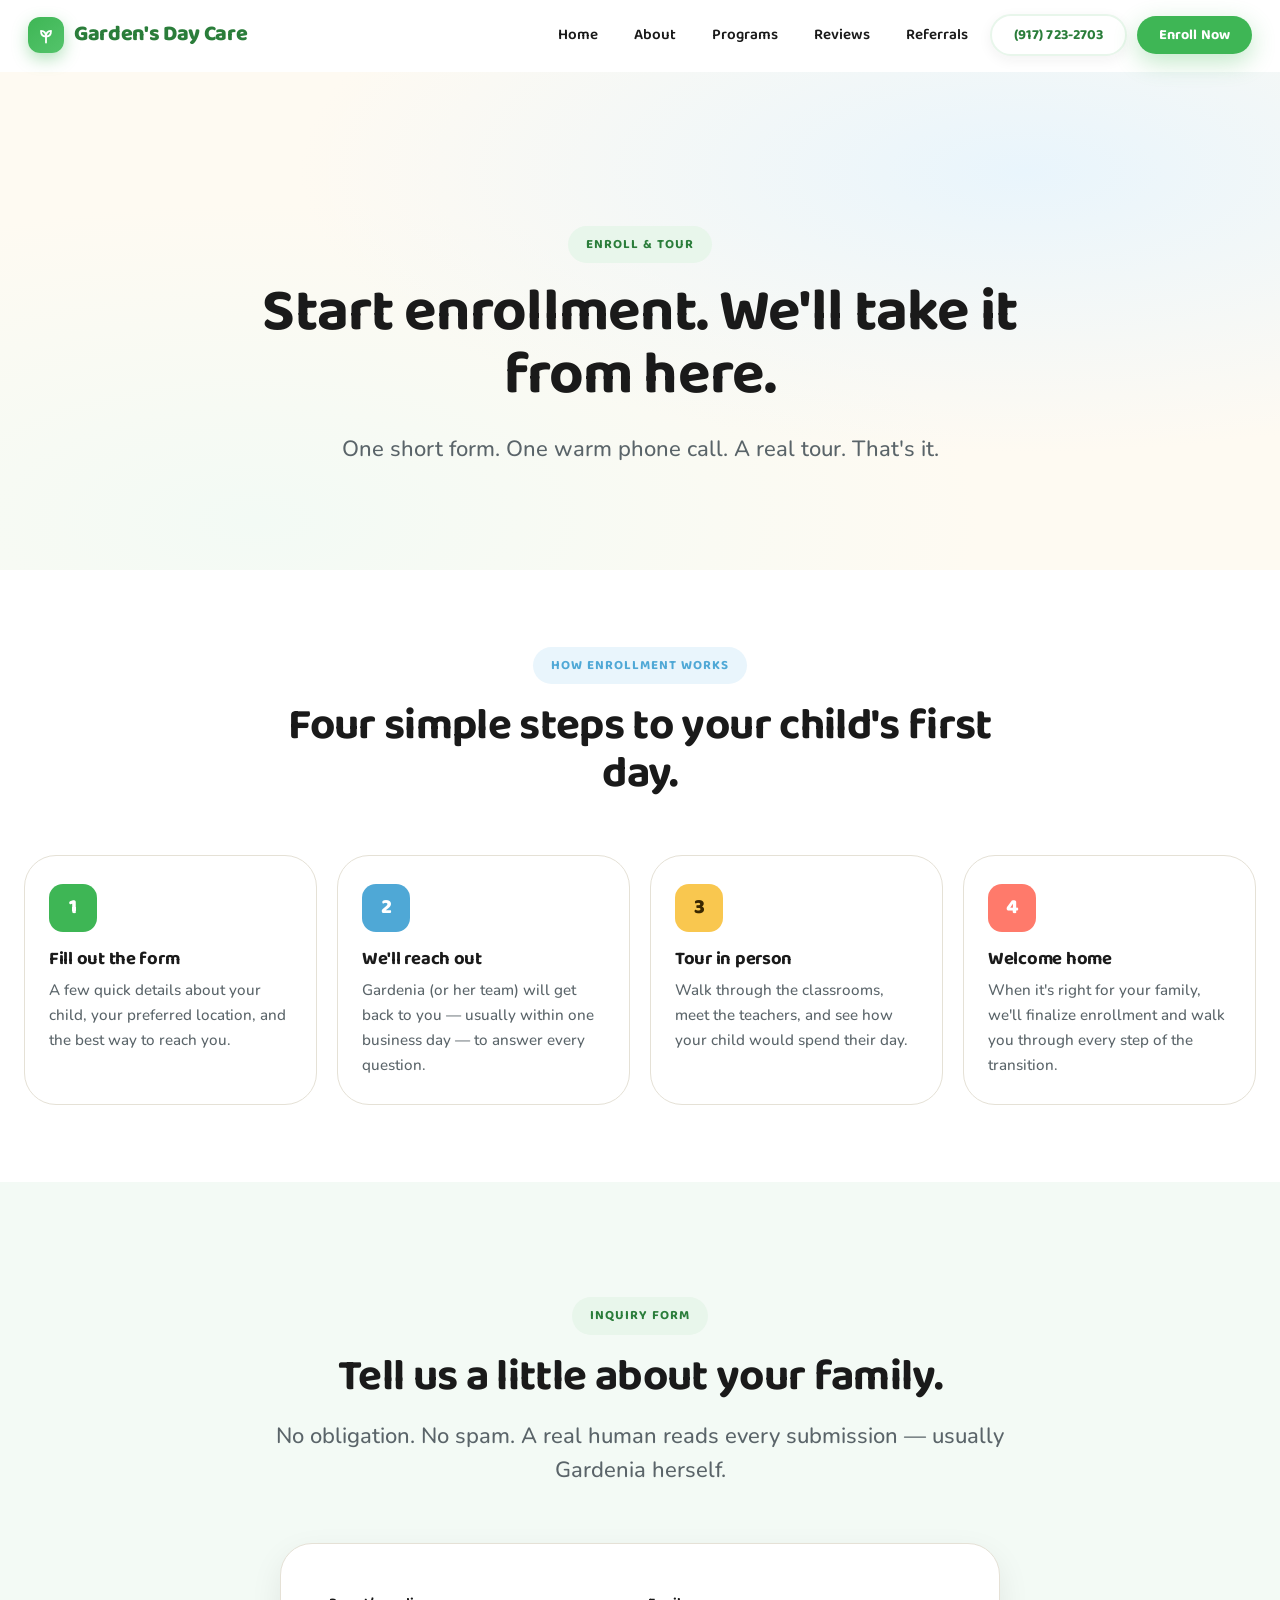
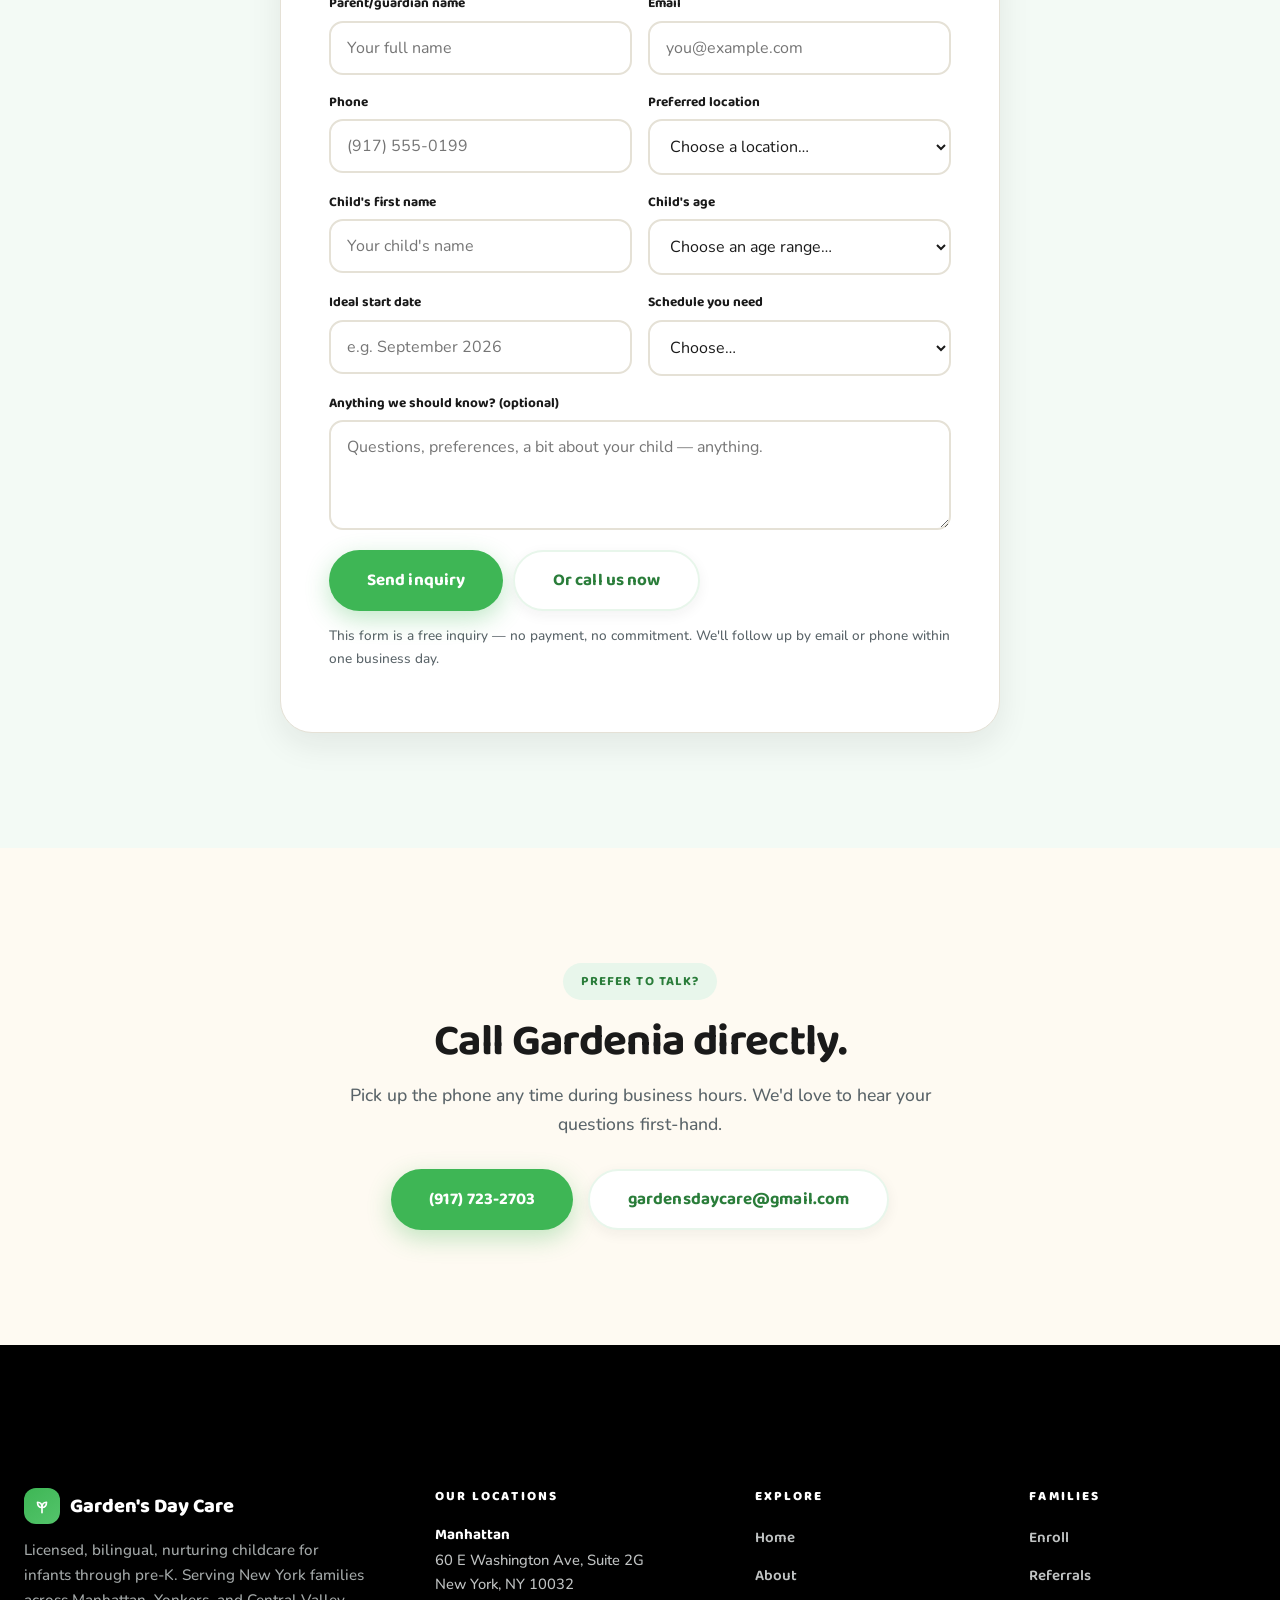
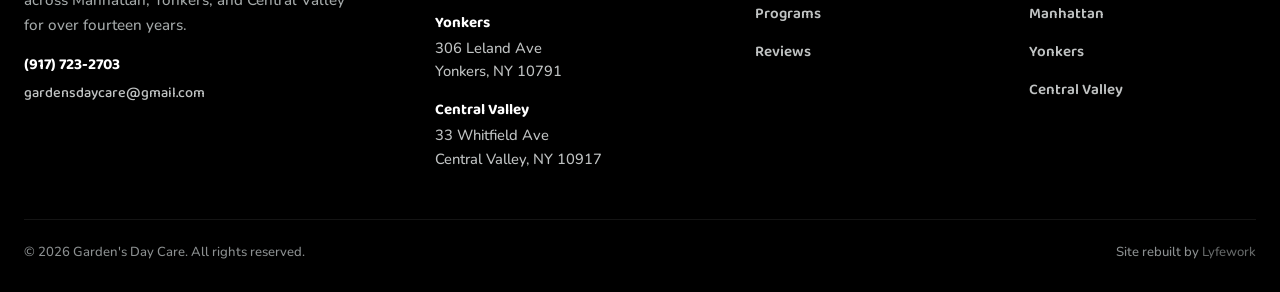
<file: pages/enroll.html>
<!doctype html>
<html lang="en">
  <head>
    <meta charset="UTF-8" />
    <meta name="viewport" content="width=device-width, initial-scale=1.0" />
    <title>Enroll & Book a Tour | Garden's Day Care NYC</title>
    <meta
      name="description"
      content="Start enrollment at Garden's Day Care. Pick your New York location, tell us about your family, and we'll reach out to schedule a tour."
    />
    <link rel="canonical" href="https://www.gardensdaycare.com/enroll" />
    <meta property="og:title" content="Enroll & Book a Tour | Garden's Day Care NYC" />
    <meta property="og:description" content="Start enrollment at Garden's Day Care. Pick your New York location, tell us about your family, and we'll reach out to schedule a tour." />
    <meta property="og:image" content="https://images.squarespace-cdn.com/content/v1/6827681850675733ef14ddff/1747413017290-RZXY4C5J7MDC3O6JQNVW/WhatsApp+Image+2024-10-22+at+20.08.17.jpeg?format=1500w" />
    <meta property="og:url" content="https://www.gardensdaycare.com/enroll" />
    <meta property="og:type" content="website" />
    <meta name="twitter:card" content="summary_large_image" />
    <meta name="twitter:title" content="Enroll & Book a Tour | Garden's Day Care NYC" />
    <meta name="twitter:description" content="Start enrollment at Garden's Day Care. Pick your New York location, tell us about your family, and we'll reach out to schedule a tour." />
    <meta name="twitter:image" content="https://images.squarespace-cdn.com/content/v1/6827681850675733ef14ddff/1747413017290-RZXY4C5J7MDC3O6JQNVW/WhatsApp+Image+2024-10-22+at+20.08.17.jpeg?format=1500w" />


    <link rel="preconnect" href="https://fonts.googleapis.com" />
    <link rel="preconnect" href="https://fonts.gstatic.com" crossorigin />
    <link
      href="https://fonts.googleapis.com/css2?family=Baloo+2:wght@500;600;700;800&family=Nunito:ital,wght@0,400;0,500;0,600;0,700;1,500&display=swap"
      rel="stylesheet"
    />
    <link rel="stylesheet" href="../css/tokens.css" />
    <link rel="stylesheet" href="../css/base.css" />
    <link rel="stylesheet" href="../css/components.css" />
  </head>
  <body>
    <a href="#main" class="sr-only">Skip to main content</a>

    <header class="site-header">
      <div class="inner">
        <a href="../index.html" class="brand"
          ><span class="mark"
            ><svg
              viewBox="0 0 24 24"
              fill="none"
              stroke="currentColor"
              stroke-width="2.2"
              stroke-linecap="round"
              stroke-linejoin="round"
            >
              <path d="M12 21v-7" />
              <path d="M12 14c-4 0-6-3-6-7 4 0 6 3 6 7z" />
              <path d="M12 14c4 0 6-3 6-7-4 0-6 3-6 7z" /></svg></span
          >Garden's Day Care</a
        >
        <button class="nav-toggle" aria-label="Open menu" aria-expanded="false">
          <svg
            width="22"
            height="22"
            viewBox="0 0 24 24"
            fill="none"
            stroke="currentColor"
            stroke-width="2.5"
            stroke-linecap="round"
          >
            <line x1="3" y1="6" x2="21" y2="6" />
            <line x1="3" y1="12" x2="21" y2="12" />
            <line x1="3" y1="18" x2="21" y2="18" />
          </svg>
        </button>
        <nav class="site-nav">
          <a href="../index.html">Home</a><a href="about.html">About</a
          ><a href="information.html">Programs</a
          ><a href="reviews.html">Reviews</a
          ><a href="referral.html">Referrals</a>
        </nav>
        <div class="nav-ctas">
          <a class="btn btn-secondary btn-sm" href="tel:+19177232703"
            >(917) 723-2703</a
          ><a class="btn btn-primary btn-sm" href="enroll.html">Enroll Now</a>
        </div>
      </div>
    </header>
    <div class="header-spacer"></div>

    <main id="main">
      <section class="page-hero">
        <div class="container">
          <span class="eyebrow">Enroll &amp; tour</span>
          <h1>Start enrollment. We'll take it from here.</h1>
          <p>One short form. One warm phone call. A real tour. That's it.</p>
        </div>
        <svg
          class="wave bottom"
          viewBox="0 0 1440 84"
          preserveAspectRatio="none"
          aria-hidden="true"
        >
          <path
            d="M0 42 C 240 0, 480 84, 720 42 S 1200 0, 1440 42 L 1440 84 L 0 84 Z"
            fill="#ffffff"
          />
        </svg>
      </section>

      <!-- Steps -->
      <section class="section tight">
        <div class="container">
          <div class="intro reveal">
            <span class="eyebrow sky">How enrollment works</span>
            <h2>Four simple steps to your child's first day.</h2>
          </div>
          <div class="steps reveal stagger">
            <article class="step">
              <div class="num">1</div>
              <h3>Fill out the form</h3>
              <p>
                A few quick details about your child, your preferred location,
                and the best way to reach you.
              </p>
            </article>
            <article class="step">
              <div class="num">2</div>
              <h3>We'll reach out</h3>
              <p>
                Gardenia (or her team) will get back to you — usually within one
                business day — to answer every question.
              </p>
            </article>
            <article class="step">
              <div class="num">3</div>
              <h3>Tour in person</h3>
              <p>
                Walk through the classrooms, meet the teachers, and see how your
                child would spend their day.
              </p>
            </article>
            <article class="step">
              <div class="num">4</div>
              <h3>Welcome home</h3>
              <p>
                When it's right for your family, we'll finalize enrollment and
                walk you through every step of the transition.
              </p>
            </article>
          </div>
        </div>
      </section>

      <!-- Form -->
      <section class="section" style="background: var(--green-ghost)">
        <div class="container">
          <div class="intro reveal">
            <span class="eyebrow">Inquiry form</span>
            <h2>Tell us a little about your family.</h2>
            <p class="lead" style="color: var(--text-muted)">
              No obligation. No spam. A real human reads every submission —
              usually Gardenia herself.
            </p>
          </div>
          <form
            class="form-card reveal"
            action="mailto:gardensdaycare@gmail.com"
            method="post"
            enctype="text/plain"
            aria-label="Enrollment inquiry"
          >
            <div class="form-row">
              <div class="form-field">
                <label for="parent-name">Parent/guardian name</label>
                <input
                  id="parent-name"
                  name="parent_name"
                  type="text"
                  required
                  placeholder="Your full name"
                />
              </div>
              <div class="form-field">
                <label for="parent-email">Email</label>
                <input
                  id="parent-email"
                  name="parent_email"
                  type="email"
                  required
                  placeholder="you@example.com"
                />
              </div>
            </div>
            <div class="form-row">
              <div class="form-field">
                <label for="phone">Phone</label>
                <input
                  id="phone"
                  name="phone"
                  type="tel"
                  required
                  placeholder="(917) 555-0199"
                />
              </div>
              <div class="form-field">
                <label for="location">Preferred location</label>
                <select id="location" name="location" required>
                  <option value="">Choose a location…</option>
                  <option>Manhattan (Washington Heights)</option>
                  <option>Yonkers</option>
                  <option>Central Valley</option>
                  <option>Not sure yet — help me choose</option>
                </select>
              </div>
            </div>
            <div class="form-row">
              <div class="form-field">
                <label for="child-name">Child's first name</label>
                <input
                  id="child-name"
                  name="child_name"
                  type="text"
                  placeholder="Your child's name"
                />
              </div>
              <div class="form-field">
                <label for="child-age">Child's age</label>
                <select id="child-age" name="child_age">
                  <option value="">Choose an age range…</option>
                  <option>6 – 24 months (Infant)</option>
                  <option>2 – 3 years (Toddler)</option>
                  <option>3 – 5 years (Pre-K)</option>
                </select>
              </div>
            </div>
            <div class="form-row">
              <div class="form-field">
                <label for="start">Ideal start date</label>
                <input
                  id="start"
                  name="start"
                  type="text"
                  placeholder="e.g. September 2026"
                />
              </div>
              <div class="form-field">
                <label for="schedule">Schedule you need</label>
                <select id="schedule" name="schedule">
                  <option value="">Choose…</option>
                  <option>Full time</option>
                  <option>Part time</option>
                  <option>Not sure yet</option>
                </select>
              </div>
            </div>
            <div class="form-row full">
              <div class="form-field">
                <label for="message">Anything we should know? (optional)</label>
                <textarea
                  id="message"
                  name="message"
                  placeholder="Questions, preferences, a bit about your child — anything."
                ></textarea>
              </div>
            </div>
            <div class="actions">
              <button type="submit" class="btn btn-primary btn-lg">
                Send inquiry
              </button>
              <a class="btn btn-secondary btn-lg" href="tel:+19177232703"
                >Or call us now</a
              >
            </div>
            <p
              style="
                margin-top: 14px;
                font-size: 0.85rem;
                color: var(--text-muted);
              "
            >
              This form is a free inquiry — no payment, no commitment. We'll
              follow up by email or phone within one business day.
            </p>
          </form>
        </div>
      </section>

      <section class="cta-band cream">
        <div class="container">
          <div class="reveal">
            <span class="eyebrow">Prefer to talk?</span>
            <h2>Call Gardenia directly.</h2>
            <p>
              Pick up the phone any time during business hours. We'd love to
              hear your questions first-hand.
            </p>
            <div class="ctas">
              <a class="btn btn-primary btn-lg" href="tel:+19177232703"
                >(917) 723-2703</a
              >
              <a
                class="btn btn-secondary btn-lg"
                href="mailto:gardensdaycare@gmail.com"
                >gardensdaycare@gmail.com</a
              >
            </div>
          </div>
        </div>
      </section>
    </main>

    <div class="site-footer">
    <div class="wave-top" aria-hidden="true"></div>
    <footer class="container footer-grid" aria-label="Site footer">
      <div class="f-brand">
        <div class="brand-f">
          <span class="mark" aria-hidden="true"><svg width="18" height="18" viewBox="0 0 24 24" fill="none" stroke="currentColor" stroke-width="2.2" stroke-linecap="round" stroke-linejoin="round"><path d="M12 21v-7"/><path d="M12 14c-4 0-6-3-6-7 4 0 6 3 6 7z"/><path d="M12 14c4 0 6-3 6-7-4 0-6 3-6 7z"/></svg></span>
          Garden's Day Care
        </div>
        <p>Licensed, bilingual, nurturing childcare for infants through pre-K. Serving New York families across Manhattan, Yonkers, and Central Valley for over fourteen years.</p>
        <p class="f-contact">
          <a href="tel:+19177232703">(917) 723-2703</a>
          <a href="mailto:gardensdaycare@gmail.com">gardensdaycare@gmail.com</a>
        </p>
      </div>

      <div class="f-col">
        <h4>Our locations</h4>
        <address><strong>Manhattan</strong>60 E Washington Ave, Suite 2G<br>New York, NY 10032</address>
        <address><strong>Yonkers</strong>306 Leland Ave<br>Yonkers, NY 10791</address>
        <address><strong>Central Valley</strong>33 Whitfield Ave<br>Central Valley, NY 10917</address>
      </div>

      <div class="f-col">
        <h4>Explore</h4>
        <ul>
          <li><a href="../index.html">Home</a></li>
          <li><a href="about.html">About</a></li>
          <li><a href="information.html">Programs</a></li>
          <li><a href="reviews.html">Reviews</a></li>
        </ul>
      </div>

      <div class="f-col">
        <h4>Families</h4>
        <ul>
          <li><a href="enroll.html">Enroll</a></li>
          <li><a href="referral.html">Referrals</a></li>
          <li><a href="manhattan.html">Manhattan</a></li>
          <li><a href="yonkers.html">Yonkers</a></li>
          <li><a href="central-valley.html">Central Valley</a></li>
        </ul>
      </div>
    </footer>

    <div class="container f-bottom">
      <div>© <span data-year>2026</span> Garden's Day Care. All rights reserved.</div>
      <div class="lyfework-credit">Site rebuilt by <a href="https://lyfework.io" target="_blank" rel="noopener">Lyfework</a></div>
    </div>
  </div>
    <script src="../js/main.js" defer></script>
  </body>
</html>
</file>
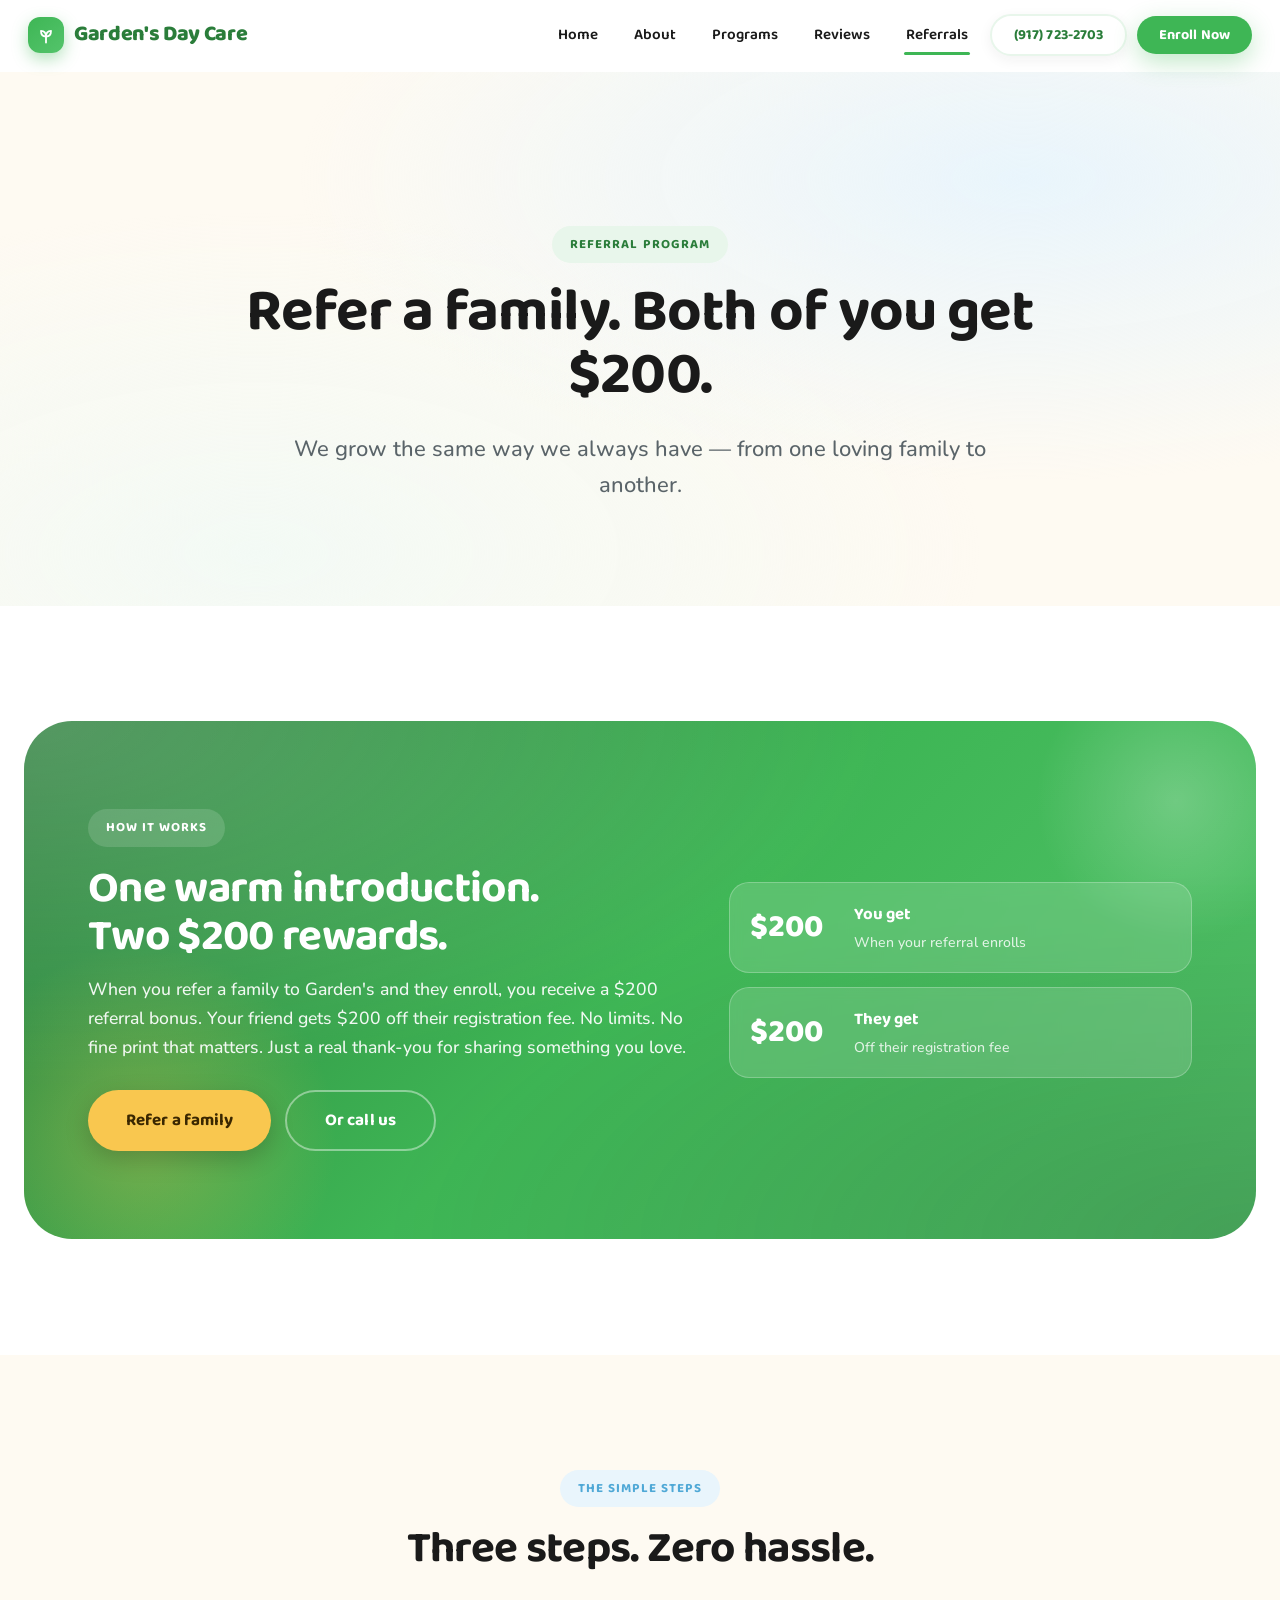
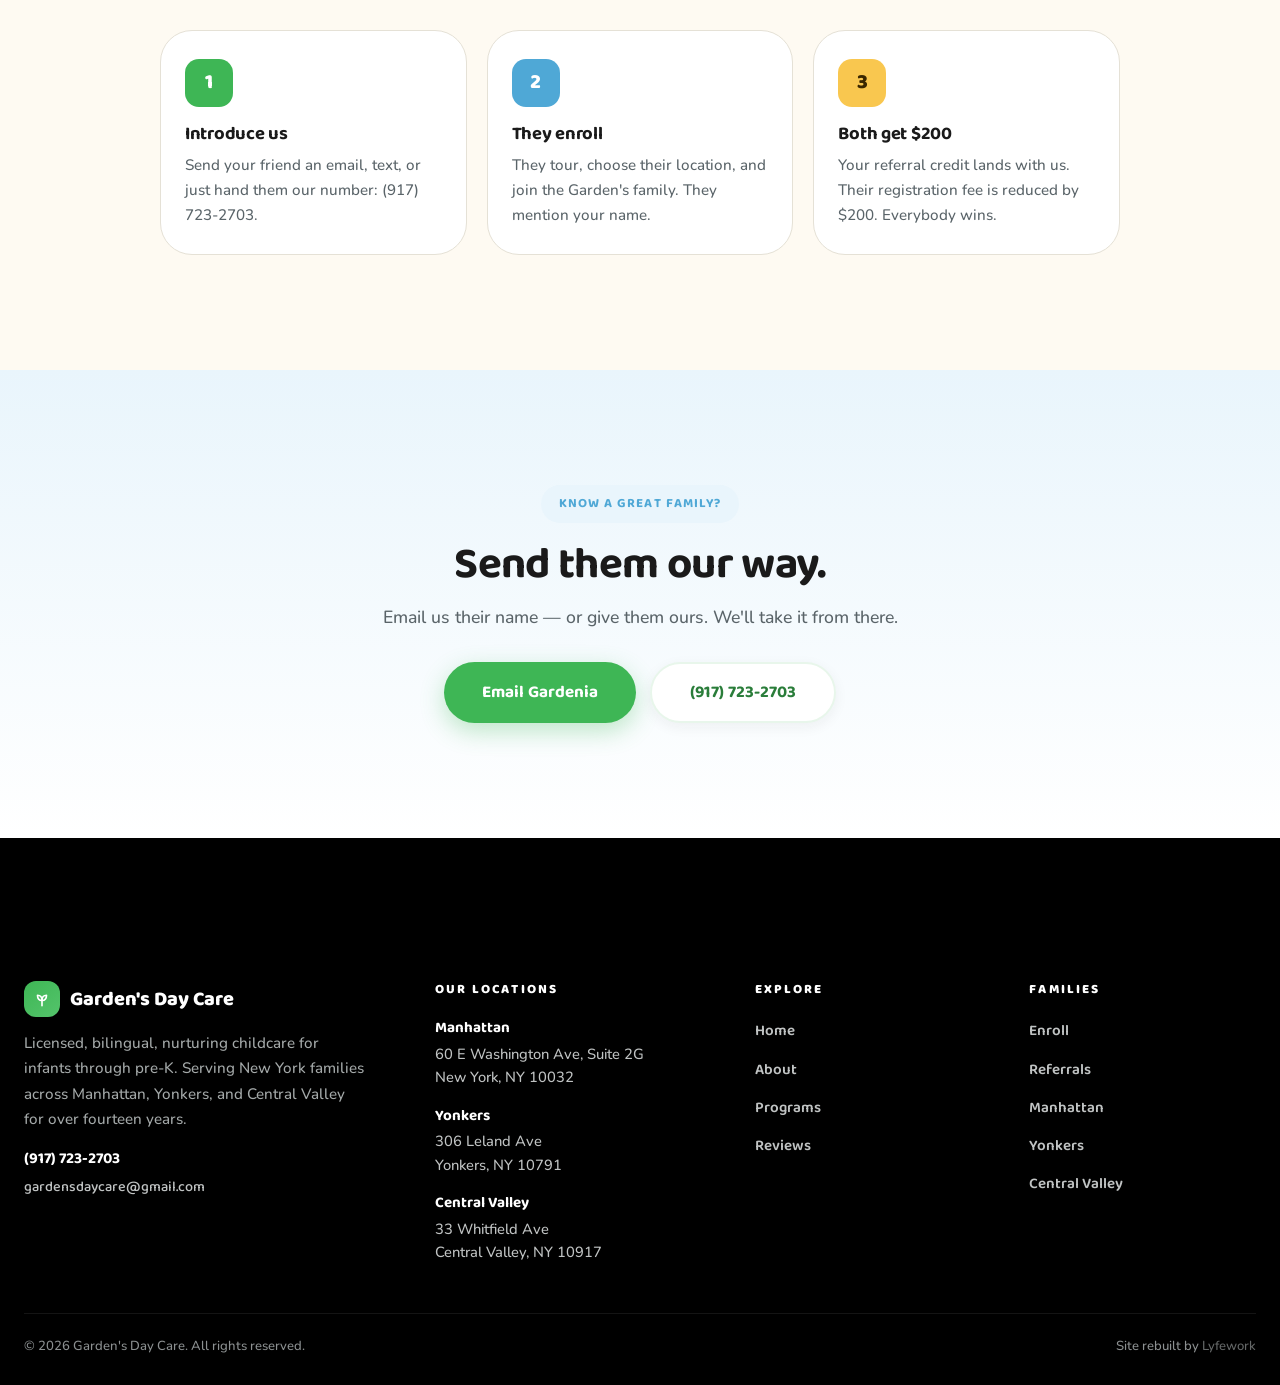
<file: pages/referral.html>
<!doctype html>
<html lang="en">
  <head>
    <meta charset="UTF-8" />
    <meta name="viewport" content="width=device-width, initial-scale=1.0" />
    <title>
      Referral Program — Refer a Family, Get $200 | Garden's Day Care
    </title>
    <meta
      name="description"
      content="Refer a family to Garden's Day Care and get $200 when they enroll. They also get $200 off their registration fee. Our best families come from word-of-mouth."
    />
    <link rel="canonical" href="https://www.gardensdaycare.com/referral" />
    <meta property="og:title" content="Referral Program — Refer a Family, Get $200 | Garden's Day Care" />
    <meta property="og:description" content="Refer a family to Garden's Day Care and get $200 when they enroll. They also get $200 off their registration fee. Our best families come from word-of-mouth." />
    <meta property="og:image" content="https://images.squarespace-cdn.com/content/v1/6827681850675733ef14ddff/1747413017290-RZXY4C5J7MDC3O6JQNVW/WhatsApp+Image+2024-10-22+at+20.08.17.jpeg?format=1500w" />
    <meta property="og:url" content="https://www.gardensdaycare.com/referral" />
    <meta property="og:type" content="website" />
    <meta name="twitter:card" content="summary_large_image" />
    <meta name="twitter:title" content="Referral Program — Refer a Family, Get $200 | Garden's Day Care" />
    <meta name="twitter:description" content="Refer a family to Garden's Day Care and get $200 when they enroll. They also get $200 off their registration fee. Our best families come from word-of-mouth." />
    <meta name="twitter:image" content="https://images.squarespace-cdn.com/content/v1/6827681850675733ef14ddff/1747413017290-RZXY4C5J7MDC3O6JQNVW/WhatsApp+Image+2024-10-22+at+20.08.17.jpeg?format=1500w" />


    <link rel="preconnect" href="https://fonts.googleapis.com" />
    <link rel="preconnect" href="https://fonts.gstatic.com" crossorigin />
    <link
      href="https://fonts.googleapis.com/css2?family=Baloo+2:wght@500;600;700;800&family=Nunito:ital,wght@0,400;0,500;0,600;0,700;1,500&display=swap"
      rel="stylesheet"
    />
    <link rel="stylesheet" href="../css/tokens.css" />
    <link rel="stylesheet" href="../css/base.css" />
    <link rel="stylesheet" href="../css/components.css" />
  </head>
  <body>
    <a href="#main" class="sr-only">Skip to main content</a>

    <header class="site-header">
      <div class="inner">
        <a href="../index.html" class="brand"
          ><span class="mark"
            ><svg
              viewBox="0 0 24 24"
              fill="none"
              stroke="currentColor"
              stroke-width="2.2"
              stroke-linecap="round"
              stroke-linejoin="round"
            >
              <path d="M12 21v-7" />
              <path d="M12 14c-4 0-6-3-6-7 4 0 6 3 6 7z" />
              <path d="M12 14c4 0 6-3 6-7-4 0-6 3-6 7z" /></svg></span
          >Garden's Day Care</a
        >
        <button class="nav-toggle" aria-label="Open menu" aria-expanded="false">
          <svg
            width="22"
            height="22"
            viewBox="0 0 24 24"
            fill="none"
            stroke="currentColor"
            stroke-width="2.5"
            stroke-linecap="round"
          >
            <line x1="3" y1="6" x2="21" y2="6" />
            <line x1="3" y1="12" x2="21" y2="12" />
            <line x1="3" y1="18" x2="21" y2="18" />
          </svg>
        </button>
        <nav class="site-nav">
          <a href="../index.html">Home</a><a href="about.html">About</a
          ><a href="information.html">Programs</a
          ><a href="reviews.html">Reviews</a
          ><a href="referral.html" class="active">Referrals</a>
        </nav>
        <div class="nav-ctas">
          <a class="btn btn-secondary btn-sm" href="tel:+19177232703"
            >(917) 723-2703</a
          ><a class="btn btn-primary btn-sm" href="enroll.html">Enroll Now</a>
        </div>
      </div>
    </header>
    <div class="header-spacer"></div>

    <main id="main">
      <section class="page-hero">
        <div class="container">
          <span class="eyebrow">Referral program</span>
          <h1>Refer a family. Both of you get $200.</h1>
          <p>
            We grow the same way we always have — from one loving family to
            another.
          </p>
        </div>
        <svg
          class="wave bottom"
          viewBox="0 0 1440 84"
          preserveAspectRatio="none"
          aria-hidden="true"
        >
          <path
            d="M0 42 C 240 0, 480 84, 720 42 S 1200 0, 1440 42 L 1440 84 L 0 84 Z"
            fill="#ffffff"
          />
        </svg>
      </section>

      <section class="section">
        <div class="container">
          <div class="referral-band reveal">
            <div class="content">
              <span class="eyebrow">How it works</span>
              <h2>One warm introduction. <br />Two $200 rewards.</h2>
              <p>
                When you refer a family to Garden's and they enroll, you receive
                a $200 referral bonus. Your friend gets $200 off their
                registration fee. No limits. No fine print that matters. Just a
                real thank-you for sharing something you love.
              </p>
              <div class="ctas">
                <a
                  class="btn btn-primary btn-lg"
                  href="mailto:gardensdaycare@gmail.com?subject=I'd%20like%20to%20refer%20a%20family&body=Hi%20Garden's%20team%2C%0A%0AI'd%20like%20to%20refer%20my%20friend%20___________%20to%20you.%20Their%20email%20is%20___________%20and%20they're%20interested%20in%20the%20___________%20location.%0A%0AThanks%21"
                  >Refer a family</a
                >
                <a class="btn btn-ghost btn-lg" href="tel:+19177232703"
                  >Or call us</a
                >
              </div>
            </div>
            <div class="reward-stack">
              <div class="reward">
                <span class="amt">$200</span>
                <div>
                  <div class="who">You get</div>
                  <div class="what">When your referral enrolls</div>
                </div>
              </div>
              <div class="reward">
                <span class="amt">$200</span>
                <div>
                  <div class="who">They get</div>
                  <div class="what">Off their registration fee</div>
                </div>
              </div>
            </div>
          </div>
        </div>
      </section>

      <section
        class="section"
        style="background: var(--cream); position: relative"
      >
        <svg
          class="wave top"
          viewBox="0 0 1440 84"
          preserveAspectRatio="none"
          aria-hidden="true"
        >
          <path
            d="M0 42 C 240 0, 480 84, 720 42 S 1200 0, 1440 42 L 1440 0 L 0 0 Z"
            fill="#ffffff"
          />
        </svg>
        <div class="container">
          <div class="intro reveal">
            <span class="eyebrow sky">The simple steps</span>
            <h2>Three steps. Zero hassle.</h2>
          </div>
          <div
            class="steps reveal stagger"
            style="
              grid-template-columns: repeat(3, 1fr);
              max-width: 960px;
              margin-inline: auto;
            "
          >
            <article class="step">
              <div class="num">1</div>
              <h3>Introduce us</h3>
              <p>
                Send your friend an email, text, or just hand them our number:
                (917) 723-2703.
              </p>
            </article>
            <article class="step">
              <div class="num">2</div>
              <h3>They enroll</h3>
              <p>
                They tour, choose their location, and join the Garden's family.
                They mention your name.
              </p>
            </article>
            <article class="step">
              <div class="num">3</div>
              <h3>Both get $200</h3>
              <p>
                Your referral credit lands with us. Their registration fee is
                reduced by $200. Everybody wins.
              </p>
            </article>
          </div>
        </div>
      </section>

      <section class="cta-band sky">
        <div class="container">
          <div class="reveal">
            <span class="eyebrow sky">Know a great family?</span>
            <h2>Send them our way.</h2>
            <p>
              Email us their name — or give them ours. We'll take it from there.
            </p>
            <div class="ctas">
              <a
                class="btn btn-primary btn-lg"
                href="mailto:gardensdaycare@gmail.com?subject=Referral"
                >Email Gardenia</a
              >
              <a class="btn btn-secondary btn-lg" href="tel:+19177232703"
                >(917) 723-2703</a
              >
            </div>
          </div>
        </div>
      </section>
    </main>

    <div class="site-footer">
    <div class="wave-top" aria-hidden="true"></div>
    <footer class="container footer-grid" aria-label="Site footer">
      <div class="f-brand">
        <div class="brand-f">
          <span class="mark" aria-hidden="true"><svg width="18" height="18" viewBox="0 0 24 24" fill="none" stroke="currentColor" stroke-width="2.2" stroke-linecap="round" stroke-linejoin="round"><path d="M12 21v-7"/><path d="M12 14c-4 0-6-3-6-7 4 0 6 3 6 7z"/><path d="M12 14c4 0 6-3 6-7-4 0-6 3-6 7z"/></svg></span>
          Garden's Day Care
        </div>
        <p>Licensed, bilingual, nurturing childcare for infants through pre-K. Serving New York families across Manhattan, Yonkers, and Central Valley for over fourteen years.</p>
        <p class="f-contact">
          <a href="tel:+19177232703">(917) 723-2703</a>
          <a href="mailto:gardensdaycare@gmail.com">gardensdaycare@gmail.com</a>
        </p>
      </div>

      <div class="f-col">
        <h4>Our locations</h4>
        <address><strong>Manhattan</strong>60 E Washington Ave, Suite 2G<br>New York, NY 10032</address>
        <address><strong>Yonkers</strong>306 Leland Ave<br>Yonkers, NY 10791</address>
        <address><strong>Central Valley</strong>33 Whitfield Ave<br>Central Valley, NY 10917</address>
      </div>

      <div class="f-col">
        <h4>Explore</h4>
        <ul>
          <li><a href="../index.html">Home</a></li>
          <li><a href="about.html">About</a></li>
          <li><a href="information.html">Programs</a></li>
          <li><a href="reviews.html">Reviews</a></li>
        </ul>
      </div>

      <div class="f-col">
        <h4>Families</h4>
        <ul>
          <li><a href="enroll.html">Enroll</a></li>
          <li><a href="referral.html">Referrals</a></li>
          <li><a href="manhattan.html">Manhattan</a></li>
          <li><a href="yonkers.html">Yonkers</a></li>
          <li><a href="central-valley.html">Central Valley</a></li>
        </ul>
      </div>
    </footer>

    <div class="container f-bottom">
      <div>© <span data-year>2026</span> Garden's Day Care. All rights reserved.</div>
      <div class="lyfework-credit">Site rebuilt by <a href="https://lyfework.io" target="_blank" rel="noopener">Lyfework</a></div>
    </div>
  </div>
    <script src="../js/main.js" defer></script>
  </body>
</html>
</file>
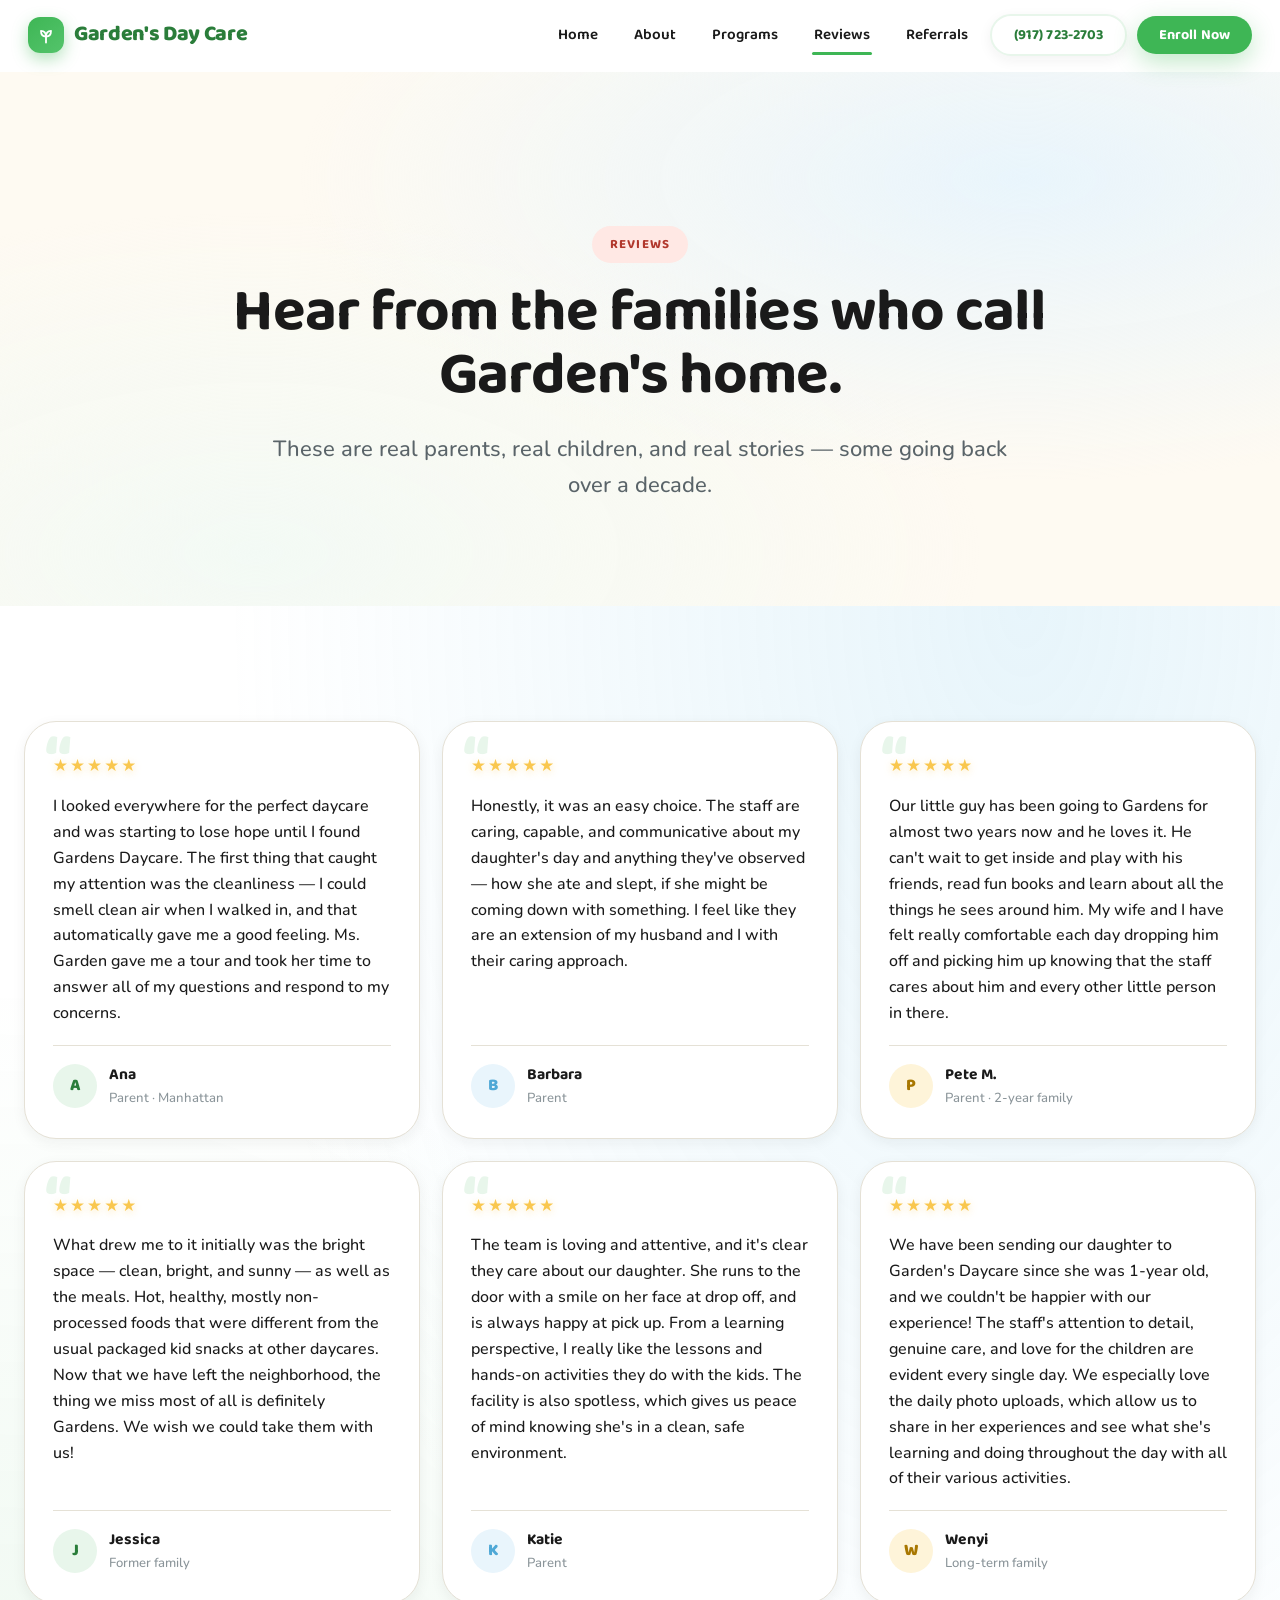
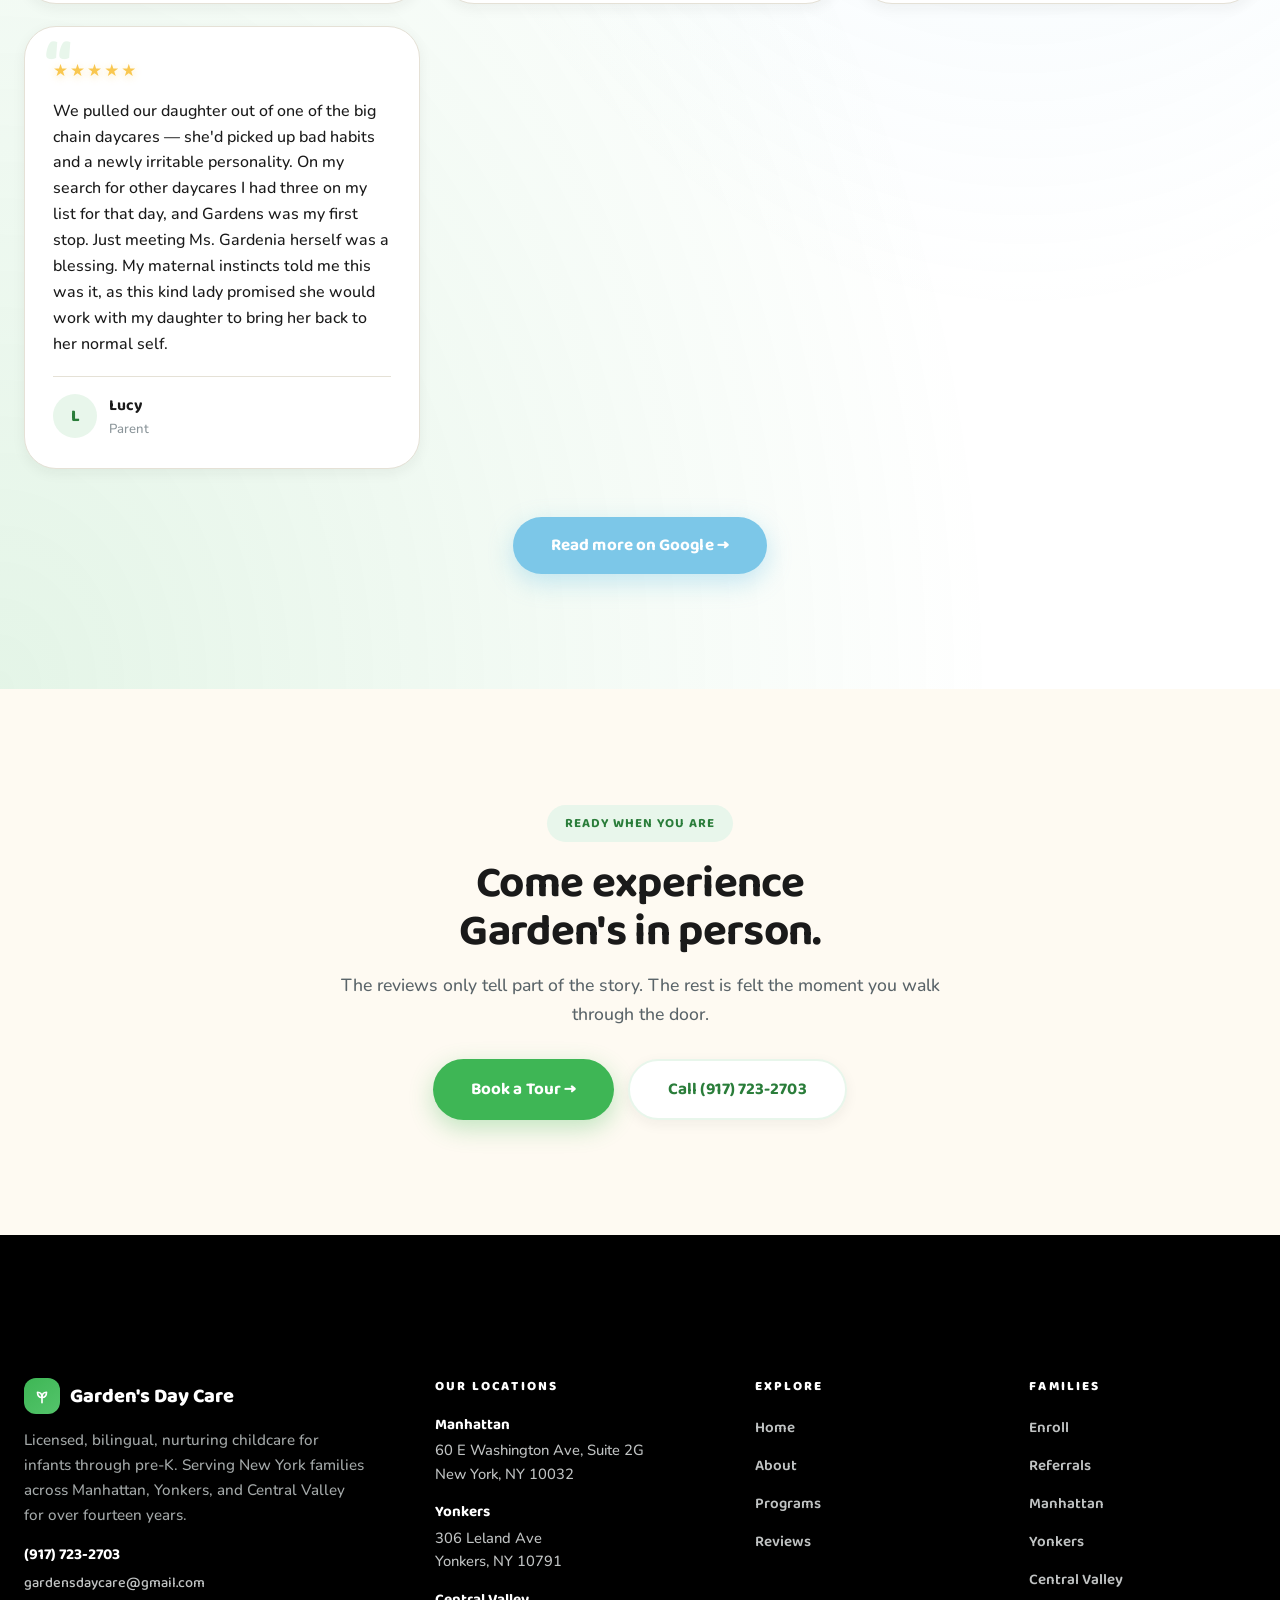
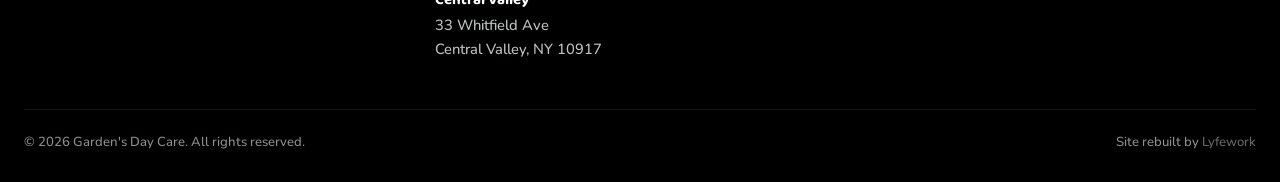
<file: pages/reviews.html>
<!doctype html>
<html lang="en">
  <head>
    <meta charset="UTF-8" />
    <meta name="viewport" content="width=device-width, initial-scale=1.0" />
    <title>Parent Reviews | Garden's Day Care NYC</title>
    <meta
      name="description"
      content="Real words from the parents who have been part of Garden's Day Care for years. Read their stories — then come meet us."
    />
    <link rel="canonical" href="https://www.gardensdaycare.com/reviews" />
    <meta property="og:title" content="Parent Reviews | Garden's Day Care NYC" />
    <meta property="og:description" content="Real words from the parents who have been part of Garden's Day Care for years. Read their stories — then come meet us." />
    <meta property="og:image" content="https://images.squarespace-cdn.com/content/v1/6827681850675733ef14ddff/1747413017290-RZXY4C5J7MDC3O6JQNVW/WhatsApp+Image+2024-10-22+at+20.08.17.jpeg?format=1500w" />
    <meta property="og:url" content="https://www.gardensdaycare.com/reviews" />
    <meta property="og:type" content="website" />
    <meta name="twitter:card" content="summary_large_image" />
    <meta name="twitter:title" content="Parent Reviews | Garden's Day Care NYC" />
    <meta name="twitter:description" content="Real words from the parents who have been part of Garden's Day Care for years. Read their stories — then come meet us." />
    <meta name="twitter:image" content="https://images.squarespace-cdn.com/content/v1/6827681850675733ef14ddff/1747413017290-RZXY4C5J7MDC3O6JQNVW/WhatsApp+Image+2024-10-22+at+20.08.17.jpeg?format=1500w" />


    <link rel="preconnect" href="https://fonts.googleapis.com" />
    <link rel="preconnect" href="https://fonts.gstatic.com" crossorigin />
    <link
      href="https://fonts.googleapis.com/css2?family=Baloo+2:wght@500;600;700;800&family=Nunito:ital,wght@0,400;0,500;0,600;0,700;1,500&display=swap"
      rel="stylesheet"
    />
    <link rel="stylesheet" href="../css/tokens.css" />
    <link rel="stylesheet" href="../css/base.css" />
    <link rel="stylesheet" href="../css/components.css" />
  </head>
  <body>
    <a href="#main" class="sr-only">Skip to main content</a>

    <header class="site-header">
      <div class="inner">
        <a href="../index.html" class="brand"
          ><span class="mark"
            ><svg
              viewBox="0 0 24 24"
              fill="none"
              stroke="currentColor"
              stroke-width="2.2"
              stroke-linecap="round"
              stroke-linejoin="round"
            >
              <path d="M12 21v-7" />
              <path d="M12 14c-4 0-6-3-6-7 4 0 6 3 6 7z" />
              <path d="M12 14c4 0 6-3 6-7-4 0-6 3-6 7z" /></svg></span
          >Garden's Day Care</a
        >
        <button class="nav-toggle" aria-label="Open menu" aria-expanded="false">
          <svg
            width="22"
            height="22"
            viewBox="0 0 24 24"
            fill="none"
            stroke="currentColor"
            stroke-width="2.5"
            stroke-linecap="round"
          >
            <line x1="3" y1="6" x2="21" y2="6" />
            <line x1="3" y1="12" x2="21" y2="12" />
            <line x1="3" y1="18" x2="21" y2="18" />
          </svg>
        </button>
        <nav class="site-nav">
          <a href="../index.html">Home</a><a href="about.html">About</a
          ><a href="information.html">Programs</a
          ><a href="reviews.html" class="active">Reviews</a
          ><a href="referral.html">Referrals</a>
        </nav>
        <div class="nav-ctas">
          <a class="btn btn-secondary btn-sm" href="tel:+19177232703"
            >(917) 723-2703</a
          ><a class="btn btn-primary btn-sm" href="enroll.html">Enroll Now</a>
        </div>
      </div>
    </header>
    <div class="header-spacer"></div>

    <main id="main">
      <section class="page-hero">
        <div class="container">
          <span class="eyebrow coral">Reviews</span>
          <h1>Hear from the families who call Garden's home.</h1>
          <p>
            These are real parents, real children, and real stories — some going
            back over a decade.
          </p>
        </div>
        <svg
          class="wave bottom"
          viewBox="0 0 1440 84"
          preserveAspectRatio="none"
          aria-hidden="true"
        >
          <path
            d="M0 42 C 240 0, 480 84, 720 42 S 1200 0, 1440 42 L 1440 84 L 0 84 Z"
            fill="#ffffff"
          />
        </svg>
      </section>

      <section class="section review-section">
        <div class="container">
          <div class="reviews reveal stagger">
            <article class="review">
              <div class="stars">
                <span>★</span><span>★</span><span>★</span><span>★</span
                ><span>★</span>
              </div>
              <blockquote>
                I looked everywhere for the perfect daycare and was starting to
                lose hope until I found Gardens Daycare. The first thing that
                caught my attention was the cleanliness — I could smell clean
                air when I walked in, and that automatically gave me a good
                feeling. Ms. Garden gave me a tour and took her time to answer
                all of my questions and respond to my concerns.
              </blockquote>
              <div class="author">
                <span class="avatar">A</span>
                <div>
                  <div class="name">Ana</div>
                  <div class="meta">Parent · Manhattan</div>
                </div>
              </div>
            </article>

            <article class="review">
              <div class="stars">
                <span>★</span><span>★</span><span>★</span><span>★</span
                ><span>★</span>
              </div>
              <blockquote>
                Honestly, it was an easy choice. The staff are caring, capable,
                and communicative about my daughter's day and anything they've
                observed — how she ate and slept, if she might be coming down
                with something. I feel like they are an extension of my husband
                and I with their caring approach.
              </blockquote>
              <div class="author">
                <span class="avatar">B</span>
                <div>
                  <div class="name">Barbara</div>
                  <div class="meta">Parent</div>
                </div>
              </div>
            </article>

            <article class="review">
              <div class="stars">
                <span>★</span><span>★</span><span>★</span><span>★</span
                ><span>★</span>
              </div>
              <blockquote>
                Our little guy has been going to Gardens for almost two years
                now and he loves it. He can't wait to get inside and play with
                his friends, read fun books and learn about all the things he
                sees around him. My wife and I have felt really comfortable each
                day dropping him off and picking him up knowing that the staff
                cares about him and every other little person in there.
              </blockquote>
              <div class="author">
                <span class="avatar">P</span>
                <div>
                  <div class="name">Pete M.</div>
                  <div class="meta">Parent · 2-year family</div>
                </div>
              </div>
            </article>

            <article class="review">
              <div class="stars">
                <span>★</span><span>★</span><span>★</span><span>★</span
                ><span>★</span>
              </div>
              <blockquote>
                What drew me to it initially was the bright space — clean,
                bright, and sunny — as well as the meals. Hot, healthy, mostly
                non-processed foods that were different from the usual packaged
                kid snacks at other daycares. Now that we have left the
                neighborhood, the thing we miss most of all is definitely
                Gardens. We wish we could take them with us!
              </blockquote>
              <div class="author">
                <span class="avatar">J</span>
                <div>
                  <div class="name">Jessica</div>
                  <div class="meta">Former family</div>
                </div>
              </div>
            </article>

            <article class="review">
              <div class="stars">
                <span>★</span><span>★</span><span>★</span><span>★</span
                ><span>★</span>
              </div>
              <blockquote>
                The team is loving and attentive, and it's clear they care about
                our daughter. She runs to the door with a smile on her face at
                drop off, and is always happy at pick up. From a learning
                perspective, I really like the lessons and hands-on activities
                they do with the kids. The facility is also spotless, which
                gives us peace of mind knowing she's in a clean, safe
                environment.
              </blockquote>
              <div class="author">
                <span class="avatar">K</span>
                <div>
                  <div class="name">Katie</div>
                  <div class="meta">Parent</div>
                </div>
              </div>
            </article>

            <article class="review">
              <div class="stars">
                <span>★</span><span>★</span><span>★</span><span>★</span
                ><span>★</span>
              </div>
              <blockquote>
                We have been sending our daughter to Garden's Daycare since she
                was 1-year old, and we couldn't be happier with our experience!
                The staff's attention to detail, genuine care, and love for the
                children are evident every single day. We especially love the
                daily photo uploads, which allow us to share in her experiences
                and see what she's learning and doing throughout the day with
                all of their various activities.
              </blockquote>
              <div class="author">
                <span class="avatar">W</span>
                <div>
                  <div class="name">Wenyi</div>
                  <div class="meta">Long-term family</div>
                </div>
              </div>
            </article>

            <article class="review">
              <div class="stars">
                <span>★</span><span>★</span><span>★</span><span>★</span
                ><span>★</span>
              </div>
              <blockquote>
                We pulled our daughter out of one of the big chain daycares —
                she'd picked up bad habits and a newly irritable personality. On
                my search for other daycares I had three on my list for that
                day, and Gardens was my first stop. Just meeting Ms. Gardenia
                herself was a blessing. My maternal instincts told me this was
                it, as this kind lady promised she would work with my daughter
                to bring her back to her normal self.
              </blockquote>
              <div class="author">
                <span class="avatar">L</span>
                <div>
                  <div class="name">Lucy</div>
                  <div class="meta">Parent</div>
                </div>
              </div>
            </article>
          </div>

          <div style="text-align: center; margin-top: 48px" class="reveal">
            <a
              class="btn btn-sky btn-lg"
              href="https://www.google.com/search?q=gardens+day+care+reviews"
              target="_blank"
              rel="noopener"
              >Read more on Google →</a
            >
          </div>
        </div>
      </section>

      <section class="cta-band cream">
        <div class="container">
          <div class="reveal">
            <span class="eyebrow">Ready when you are</span>
            <h2>Come experience Garden's in person.</h2>
            <p>
              The reviews only tell part of the story. The rest is felt the
              moment you walk through the door.
            </p>
            <div class="ctas">
              <a class="btn btn-primary btn-lg" href="enroll.html"
                >Book a Tour →</a
              >
              <a class="btn btn-secondary btn-lg" href="tel:+19177232703"
                >Call (917) 723-2703</a
              >
            </div>
          </div>
        </div>
      </section>
    </main>

    <div class="site-footer">
    <div class="wave-top" aria-hidden="true"></div>
    <footer class="container footer-grid" aria-label="Site footer">
      <div class="f-brand">
        <div class="brand-f">
          <span class="mark" aria-hidden="true"><svg width="18" height="18" viewBox="0 0 24 24" fill="none" stroke="currentColor" stroke-width="2.2" stroke-linecap="round" stroke-linejoin="round"><path d="M12 21v-7"/><path d="M12 14c-4 0-6-3-6-7 4 0 6 3 6 7z"/><path d="M12 14c4 0 6-3 6-7-4 0-6 3-6 7z"/></svg></span>
          Garden's Day Care
        </div>
        <p>Licensed, bilingual, nurturing childcare for infants through pre-K. Serving New York families across Manhattan, Yonkers, and Central Valley for over fourteen years.</p>
        <p class="f-contact">
          <a href="tel:+19177232703">(917) 723-2703</a>
          <a href="mailto:gardensdaycare@gmail.com">gardensdaycare@gmail.com</a>
        </p>
      </div>

      <div class="f-col">
        <h4>Our locations</h4>
        <address><strong>Manhattan</strong>60 E Washington Ave, Suite 2G<br>New York, NY 10032</address>
        <address><strong>Yonkers</strong>306 Leland Ave<br>Yonkers, NY 10791</address>
        <address><strong>Central Valley</strong>33 Whitfield Ave<br>Central Valley, NY 10917</address>
      </div>

      <div class="f-col">
        <h4>Explore</h4>
        <ul>
          <li><a href="../index.html">Home</a></li>
          <li><a href="about.html">About</a></li>
          <li><a href="information.html">Programs</a></li>
          <li><a href="reviews.html">Reviews</a></li>
        </ul>
      </div>

      <div class="f-col">
        <h4>Families</h4>
        <ul>
          <li><a href="enroll.html">Enroll</a></li>
          <li><a href="referral.html">Referrals</a></li>
          <li><a href="manhattan.html">Manhattan</a></li>
          <li><a href="yonkers.html">Yonkers</a></li>
          <li><a href="central-valley.html">Central Valley</a></li>
        </ul>
      </div>
    </footer>

    <div class="container f-bottom">
      <div>© <span data-year>2026</span> Garden's Day Care. All rights reserved.</div>
      <div class="lyfework-credit">Site rebuilt by <a href="https://lyfework.io" target="_blank" rel="noopener">Lyfework</a></div>
    </div>
  </div>
    <script src="../js/main.js" defer></script>
  </body>
</html>
</file>
<file: css/tokens.css>
/* =========================================================
   Garden's Day Care — Design Tokens
   Brand palette elevated from the live site. LOCKED.
   ========================================================= */

:root {
  /* ---- Brand core ---- */
  --green: #3eb655; /* Primary — leafy vibrant green */
  --green-deep: #2a7d3a; /* Headlines, pressed states */
  --green-bright: #54c46b; /* Hover lift */
  --green-soft: #e8f6eb; /* Pill / chip backgrounds */
  --green-ghost: #f3faf5; /* Faintest wash for section flourishes */

  --sky: #7cc7e8; /* Secondary — alternating sections */
  --sky-deep: #4fa8d6; /* Sky accents, hover */
  --sky-soft: #e9f5fc; /* Section washes */

  --sun: #f9c74f; /* Warm secondary accent */
  --sun-soft: #fef4d9;
  --coral: #ff7a6b; /* Playful hover accent */
  --coral-soft: #ffe8e4;

  /* ---- Neutrals ---- */
  --white: #ffffff;
  --cream: #fefaf2; /* Warm section alt background */
  --sand: #f5f1e8; /* Card soft backgrounds */
  --text: #1a1a1a;
  --text-muted: #5a6469;
  --text-subtle: #8a9499;
  --border: #e5e1d6;
  --black: #000000; /* Footer */

  /* ---- Type ---- */
  --font-display: "Baloo 2", "Nunito", system-ui, sans-serif;
  --font-body: "Nunito", system-ui, sans-serif;

  /* ---- Radii ---- */
  --r-sm: 12px;
  --r-md: 20px;
  --r-lg: 32px;
  --r-xl: 48px;
  --r-pill: 999px;

  /* ---- Shadows ---- */
  --shadow-sm: 0 4px 14px rgba(26, 26, 26, 0.06);
  --shadow-md: 0 12px 32px rgba(26, 26, 26, 0.08);
  --shadow-lg: 0 24px 64px rgba(26, 26, 26, 0.12);
  --shadow-glow-g: 0 16px 42px rgba(62, 182, 85, 0.28);
  --shadow-glow-s: 0 16px 42px rgba(124, 199, 232, 0.32);

  /* ---- Motion ---- */
  --ease: cubic-bezier(0.2, 0.9, 0.3, 1);
  --ease-bounce: cubic-bezier(0.34, 1.56, 0.64, 1);

  /* ---- Layout ---- */
  --container: 1280px;
  --container-wide: 1440px;
  --gap-section: clamp(64px, 9vw, 128px);
  --gap-lg: 48px;
  --gap-md: 32px;
  --gap-sm: 20px;

  /* ---- Type scale ---- */
  --fs-display: clamp(2.75rem, 6vw + 1rem, 5.25rem); /* Hero H1 */
  --fs-h1: clamp(2.25rem, 4.5vw + 0.5rem, 3.75rem);
  --fs-h2: clamp(1.875rem, 3vw + 0.5rem, 2.75rem);
  --fs-h3: clamp(1.375rem, 1.6vw + 0.5rem, 1.75rem);
  --fs-lead: clamp(1.125rem, 0.6vw + 0.9rem, 1.375rem);
  --fs-body: 1.0625rem;
  --fs-sm: 0.9375rem;
  --fs-xs: 0.8125rem;
}
</file>
<file: css/base.css>
/* =========================================================
   Garden's Day Care — Base Styles
   ========================================================= */

*,
*::before,
*::after {
  box-sizing: border-box;
}

html {
  -webkit-font-smoothing: antialiased;
  -moz-osx-font-smoothing: grayscale;
  scroll-behavior: smooth;
  text-rendering: optimizeLegibility;
}

body {
  margin: 0;
  font-family: var(--font-body);
  font-size: var(--fs-body);
  font-weight: 500;
  line-height: 1.65;
  color: var(--text);
  background: var(--white);
  overflow-x: hidden;
}

img,
video,
svg {
  max-width: 100%;
  height: auto;
  display: block;
}

a {
  color: var(--green-deep);
  text-decoration: none;
  transition: color 200ms var(--ease);
}
a:hover {
  color: var(--green-bright);
}
a:focus-visible {
  outline: 3px solid var(--sky-deep);
  outline-offset: 3px;
  border-radius: 4px;
}

button {
  font-family: inherit;
  border: 0;
  cursor: pointer;
  background: transparent;
}

h1,
h2,
h3,
h4 {
  font-family: var(--font-display);
  font-weight: 700;
  line-height: 1.1;
  letter-spacing: -0.015em;
  color: var(--text);
  margin: 0 0 0.4em;
}
h1 {
  font-size: var(--fs-h1);
}
h2 {
  font-size: var(--fs-h2);
}
h3 {
  font-size: var(--fs-h3);
  font-weight: 700;
  line-height: 1.2;
}
h4 {
  font-size: 1.125rem;
  font-weight: 700;
  line-height: 1.3;
}

p {
  margin: 0 0 1em;
  color: var(--text-muted);
}
p.lead {
  font-size: var(--fs-lead);
  color: var(--text);
  line-height: 1.55;
  font-weight: 500;
}

/* ---- Page shell ---- */
.container {
  width: min(100% - 48px, var(--container));
  margin-inline: auto;
}
.container-wide {
  width: min(100% - 48px, var(--container-wide));
  margin-inline: auto;
}

/* ---- Section scaffolding ---- */
section {
  position: relative;
}
section.section {
  padding-block: var(--gap-section);
}
section.tight {
  padding-block: clamp(48px, 6vw, 80px);
}

/* ---- Eyebrow chip ---- */
.eyebrow {
  display: inline-flex;
  align-items: center;
  gap: 10px;
  padding: 8px 18px;
  border-radius: var(--r-pill);
  background: var(--green-soft);
  color: var(--green-deep);
  font-family: var(--font-display);
  font-weight: 700;
  font-size: 0.8125rem;
  letter-spacing: 0.08em;
  text-transform: uppercase;
}
.eyebrow.sky {
  background: var(--sky-soft);
  color: var(--sky-deep);
}
.eyebrow.sun {
  background: var(--sun-soft);
  color: #7a4f00;
}
.eyebrow.coral {
  background: var(--coral-soft);
  color: #b1372c;
}
.eyebrow.dark {
  background: rgba(255, 255, 255, 0.14);
  color: var(--white);
}

/* ---- Buttons ---- */
.btn {
  display: inline-flex;
  align-items: center;
  justify-content: center;
  gap: 10px;
  padding: 16px 30px;
  border-radius: var(--r-pill);
  font-family: var(--font-display);
  font-weight: 700;
  font-size: 1rem;
  line-height: 1;
  letter-spacing: 0.005em;
  white-space: nowrap;
  cursor: pointer;
  transition:
    transform 240ms var(--ease-bounce),
    box-shadow 240ms var(--ease),
    background 240ms var(--ease),
    color 240ms var(--ease);
  will-change: transform;
}
.btn-primary {
  background: var(--green);
  color: var(--white);
  box-shadow: 0 8px 24px rgba(62, 182, 85, 0.32);
}
.btn-primary:hover {
  background: var(--green-bright);
  transform: translateY(-2px);
  box-shadow: var(--shadow-glow-g);
  color: #fff;
}
.btn-secondary {
  background: var(--white);
  color: var(--green-deep);
  box-shadow: var(--shadow-sm);
  border: 2px solid var(--green-soft);
}
.btn-secondary:hover {
  background: var(--green-soft);
  transform: translateY(-2px);
  box-shadow: var(--shadow-md);
}
.btn-sky {
  background: var(--sky);
  color: var(--white);
  box-shadow: 0 8px 24px rgba(124, 199, 232, 0.42);
}
.btn-sky:hover {
  background: var(--sky-deep);
  transform: translateY(-2px);
  color: #fff;
}
.btn-ghost {
  background: transparent;
  color: var(--white);
  border: 2px solid rgba(255, 255, 255, 0.42);
}
.btn-ghost:hover {
  background: rgba(255, 255, 255, 0.1);
  transform: translateY(-2px);
  color: #fff;
}
.btn-dark {
  background: var(--text);
  color: var(--white);
}
.btn-dark:hover {
  background: var(--green-deep);
  color: #fff;
  transform: translateY(-2px);
}

.btn-sm {
  padding: 12px 22px;
  font-size: 0.9rem;
}
.btn-lg {
  padding: 20px 38px;
  font-size: 1.0625rem;
}

/* ---- Arrow icon utility ---- */
.btn .arrow {
  transition: transform 240ms var(--ease);
}
.btn:hover .arrow {
  transform: translateX(4px);
}

/* ---- Visually-hidden ---- */
.sr-only {
  position: absolute;
  width: 1px;
  height: 1px;
  padding: 0;
  margin: -1px;
  overflow: hidden;
  clip: rect(0, 0, 0, 0);
  white-space: nowrap;
  border: 0;
}

/* ---- Respect user motion preferences ---- */
@media (prefers-reduced-motion: reduce) {
  *,
  *::before,
  *::after {
    animation-duration: 0.01ms !important;
    animation-iteration-count: 1 !important;
    transition-duration: 0.01ms !important;
    scroll-behavior: auto !important;
  }
}
</file>
<file: css/components.css>
/* =========================================================
   Garden's Day Care — UI Arsenal Components
   All components are context-free: drop into any page.
   ========================================================= */

/* ---------------------------------------------------------
   STICKY HEADER + NAV
--------------------------------------------------------- */
.site-header {
  position: fixed;
  top: 0;
  left: 0;
  right: 0;
  z-index: 100;
  transition:
    background 260ms var(--ease),
    box-shadow 260ms var(--ease),
    backdrop-filter 260ms var(--ease);
  background: rgba(255, 255, 255, 0.78);
  backdrop-filter: saturate(1.15) blur(14px);
  -webkit-backdrop-filter: saturate(1.15) blur(14px);
  border-bottom: 1px solid transparent;
}
.site-header.scrolled {
  background: rgba(255, 255, 255, 0.96);
  box-shadow: 0 6px 28px rgba(26, 26, 26, 0.06);
  border-bottom-color: var(--border);
}
.site-header .inner {
  max-width: var(--container-wide);
  margin-inline: auto;
  padding: 14px 28px;
  display: flex;
  align-items: center;
  gap: 20px;
}
.site-header .brand {
  font-family: var(--font-display);
  font-weight: 800;
  font-size: 1.35rem;
  color: var(--green-deep);
  display: inline-flex;
  align-items: center;
  gap: 10px;
  letter-spacing: -0.015em;
}
.site-header .brand .mark {
  width: 36px;
  height: 36px;
  display: inline-grid;
  place-items: center;
  border-radius: 12px;
  background: linear-gradient(140deg, var(--green), var(--green-bright));
  color: #fff;
  box-shadow: 0 6px 16px rgba(62, 182, 85, 0.38);
}
.site-header .brand .mark svg {
  width: 20px;
  height: 20px;
}

.site-nav {
  display: flex;
  align-items: center;
  gap: 32px;
  margin-left: auto;
}
.site-nav a {
  color: var(--text);
  font-family: var(--font-display);
  font-weight: 600;
  font-size: 0.95rem;
  position: relative;
  padding: 4px 2px;
}
.site-nav a:hover {
  color: var(--green-deep);
}
.site-nav a.active::after {
  content: "";
  position: absolute;
  left: 0;
  right: 0;
  bottom: -3px;
  height: 3px;
  background: var(--green);
  border-radius: 2px;
}

.nav-ctas {
  display: inline-flex;
  gap: 10px;
  align-items: center;
}

.nav-toggle {
  display: none;
  width: 44px;
  height: 44px;
  border-radius: 12px;
  margin-left: auto;
  align-items: center;
  justify-content: center;
  background: var(--green-soft);
  color: var(--green-deep);
}

@media (max-width: 1023px) {
  .site-nav,
  .nav-ctas {
    display: none;
  }
  .nav-toggle {
    display: inline-flex;
  }
  .mobile-open .site-nav {
    display: flex;
    flex-direction: column;
    position: fixed;
    top: 72px;
    left: 0;
    right: 0;
    background: var(--white);
    padding: 24px 28px 32px;
    gap: 18px;
    box-shadow: 0 18px 48px rgba(26, 26, 26, 0.1);
    align-items: flex-start;
  }
  .mobile-open .nav-ctas {
    display: flex;
    position: fixed;
    top: calc(72px + 260px);
    left: 28px;
    right: 28px;
    flex-direction: column;
    gap: 10px;
  }
  .mobile-open .nav-ctas .btn {
    width: 100%;
  }
}

/* Header spacer so content doesn't hide under fixed header */
.header-spacer {
  height: 72px;
}

/* ---------------------------------------------------------
   WAVY SVG DIVIDERS — signature brand element
   Sits at edges of sections, elevated with depth
--------------------------------------------------------- */
.wave {
  position: absolute;
  left: 0;
  right: 0;
  width: 100%;
  height: 84px;
  display: block;
  pointer-events: none;
  z-index: 2;
}
.wave.top {
  top: -1px;
  transform: translateY(-98%);
}
.wave.bottom {
  bottom: -1px;
  transform: translateY(98%);
}
.wave path {
  fill: var(--white);
}

/* Tighter variants for inline transitions */
.wave-sm {
  height: 48px;
}
.wave-lg {
  height: 140px;
}

/* ---------------------------------------------------------
   HERO
--------------------------------------------------------- */
.hero {
  position: relative;
  padding-top: clamp(100px, 10vw, 160px);
  padding-bottom: clamp(120px, 14vw, 200px);
  background:
    radial-gradient(at 80% 0%, var(--sky-soft) 0%, transparent 52%),
    radial-gradient(at 20% 100%, var(--green-ghost) 0%, transparent 52%),
    var(--cream);
  overflow: hidden;
}
.hero::before,
.hero::after {
  content: "";
  position: absolute;
  border-radius: 50%;
  filter: blur(60px);
  opacity: 0.7;
  pointer-events: none;
  z-index: 1;
}
.hero::before {
  top: -120px;
  right: -80px;
  width: 420px;
  height: 420px;
  background: radial-gradient(
    circle,
    rgba(124, 199, 232, 0.55),
    transparent 65%
  );
  animation: float 18s ease-in-out infinite;
}
.hero::after {
  bottom: -160px;
  left: -120px;
  width: 520px;
  height: 520px;
  background: radial-gradient(
    circle,
    rgba(249, 199, 79, 0.35),
    transparent 65%
  );
  animation: float 22s ease-in-out infinite reverse;
}
@keyframes float {
  0%,
  100% {
    transform: translate(0, 0);
  }
  50% {
    transform: translate(36px, -28px);
  }
}

.hero-grid {
  position: relative;
  z-index: 3;
  display: grid;
  grid-template-columns: 1.15fr 0.85fr;
  align-items: center;
  gap: clamp(40px, 6vw, 80px);
}
.hero-copy .eyebrow {
  margin-bottom: 22px;
}
.hero h1 {
  font-size: var(--fs-display);
  font-weight: 800;
  line-height: 1.02;
  letter-spacing: -0.025em;
  margin-bottom: 24px;
}
.hero h1 .accent {
  color: var(--green);
  display: inline-block;
}
.hero h1 .underline {
  position: relative;
  display: inline-block;
}
.hero h1 .underline::after {
  content: "";
  position: absolute;
  left: 0;
  right: 0;
  bottom: -4px;
  height: 14px;
  background: url("data:image/svg+xml;utf8,<svg xmlns='http://www.w3.org/2000/svg' viewBox='0 0 280 14' preserveAspectRatio='none'><path d='M0 8 C 60 0, 140 14, 280 4' stroke='%237cc7e8' stroke-width='6' fill='none' stroke-linecap='round'/></svg>")
    center/100% 100% no-repeat;
  z-index: -1;
}
.hero p.lead {
  max-width: 560px;
  margin-bottom: 36px;
}
.hero-ctas {
  display: inline-flex;
  gap: 14px;
  flex-wrap: wrap;
  align-items: center;
}
.hero-meta {
  display: flex;
  align-items: center;
  gap: 14px;
  margin-top: 28px;
  color: var(--text-muted);
  font-size: 0.95rem;
}
.hero-meta .dot {
  width: 4px;
  height: 4px;
  border-radius: 50%;
  background: var(--text-muted);
}

.hero-visual {
  position: relative;
  aspect-ratio: 5 / 6;
  border-radius: var(--r-lg);
  background: var(--green-ghost);
}
.hero-visual .frame {
  position: absolute;
  inset: 0;
  border-radius: var(--r-lg);
  overflow: hidden;
  box-shadow: var(--shadow-lg);
  transform: rotate(-2deg);
  transition: transform 600ms var(--ease);
}
.hero-visual .frame img {
  width: 100%;
  height: 100%;
  object-fit: cover;
  display: block;
}
.hero-visual:hover .frame {
  transform: rotate(0deg);
}

/* Floating stat badges */
.hero-badge {
  position: absolute;
  padding: 14px 20px;
  border-radius: var(--r-md);
  background: var(--white);
  box-shadow: var(--shadow-md);
  font-family: var(--font-display);
  display: inline-flex;
  align-items: center;
  gap: 12px;
  z-index: 5;
  animation: floaty 6s ease-in-out infinite;
}
.hero-badge .n {
  font-size: 1.4rem;
  font-weight: 800;
  color: var(--green-deep);
  line-height: 1;
}
.hero-badge .l {
  font-size: 0.8125rem;
  color: var(--text-muted);
  display: block;
  margin-top: 2px;
}
.hero-badge.tl {
  top: 12%;
  left: -34px;
}
.hero-badge.bl {
  bottom: 16%;
  left: -22px;
  animation-delay: -2s;
}
.hero-badge.tr {
  top: 22%;
  right: -30px;
  animation-delay: -4s;
}
@keyframes floaty {
  0%,
  100% {
    transform: translateY(0);
  }
  50% {
    transform: translateY(-10px);
  }
}

@media (max-width: 960px) {
  .hero-grid {
    grid-template-columns: 1fr;
  }
  .hero-visual {
    margin: 0 auto;
    max-width: 460px;
  }
  .hero-badge.tl,
  .hero-badge.tr,
  .hero-badge.bl {
    display: none;
  }
}

/* ---------------------------------------------------------
   VALUE STRIP
--------------------------------------------------------- */
.strip {
  display: grid;
  grid-template-columns: repeat(5, 1fr);
  gap: 18px;
  background: var(--white);
  border-radius: var(--r-lg);
  padding: 28px 28px;
  margin-top: -80px;
  position: relative;
  z-index: 6;
  box-shadow: var(--shadow-lg);
  border: 1px solid var(--border);
}
.strip .cell {
  display: flex;
  align-items: center;
  gap: 14px;
  font-family: var(--font-display);
  font-weight: 600;
  color: var(--text);
  font-size: 0.98rem;
}
.strip .cell .icon {
  width: 40px;
  height: 40px;
  border-radius: 12px;
  display: grid;
  place-items: center;
  background: var(--green-soft);
  color: var(--green-deep);
  flex-shrink: 0;
}
.strip .cell:nth-child(2) .icon {
  background: var(--sky-soft);
  color: var(--sky-deep);
}
.strip .cell:nth-child(3) .icon {
  background: var(--sun-soft);
  color: #a87700;
}
.strip .cell:nth-child(4) .icon {
  background: var(--coral-soft);
  color: #b1372c;
}
.strip .cell:nth-child(5) .icon {
  background: var(--green-soft);
  color: var(--green-deep);
}

@media (max-width: 980px) {
  .strip {
    grid-template-columns: repeat(2, 1fr);
    margin-top: -40px;
  }
  .strip .cell:nth-child(5) {
    grid-column: 1 / -1;
  }
}

/* ---------------------------------------------------------
   SECTION INTRO
--------------------------------------------------------- */
.intro {
  max-width: 780px;
  margin-inline: auto;
  text-align: center;
  margin-bottom: 56px;
}
.intro .eyebrow {
  margin-bottom: 18px;
}
.intro h2 {
  margin-bottom: 18px;
}

/* ---------------------------------------------------------
   LOCATION CARDS (3-up)
--------------------------------------------------------- */
.locations {
  display: grid;
  grid-template-columns: repeat(3, 1fr);
  gap: 28px;
}
.loc {
  position: relative;
  display: flex;
  flex-direction: column;
  background: var(--white);
  border-radius: var(--r-lg);
  overflow: hidden;
  box-shadow: var(--shadow-sm);
  border: 1px solid var(--border);
  transition:
    transform 360ms var(--ease),
    box-shadow 360ms var(--ease);
}
.loc:hover {
  transform: translateY(-6px);
  box-shadow: var(--shadow-lg);
}
.loc .hd {
  position: relative;
  aspect-ratio: 16/10;
  overflow: hidden;
}
.loc .hd img {
  width: 100%;
  height: 100%;
  object-fit: cover;
  transition: transform 800ms var(--ease);
}
.loc:hover .hd img {
  transform: scale(1.06);
}
.loc .hd::after {
  content: "";
  position: absolute;
  inset: 0;
  background: linear-gradient(180deg, transparent 50%, rgba(10, 20, 12, 0.55));
}
.loc .hd .tag {
  position: absolute;
  top: 16px;
  left: 16px;
  z-index: 2;
  padding: 6px 12px;
  border-radius: var(--r-pill);
  background: rgba(255, 255, 255, 0.94);
  color: var(--green-deep);
  font-family: var(--font-display);
  font-weight: 700;
  font-size: 0.75rem;
  letter-spacing: 0.1em;
  text-transform: uppercase;
}
.loc .bd {
  padding: 26px 26px 28px;
  display: flex;
  flex-direction: column;
  gap: 12px;
  flex: 1;
}
.loc .bd h3 {
  margin-bottom: 0;
}
.loc .addr {
  color: var(--text-muted);
  font-size: 0.975rem;
  line-height: 1.55;
}
.loc .addr strong {
  color: var(--text);
  font-weight: 700;
  display: block;
}
.loc .actions {
  display: flex;
  gap: 10px;
  margin-top: 6px;
  flex-wrap: wrap;
}
.loc .actions .btn {
  padding: 12px 22px;
  font-size: 0.9rem;
}

@media (max-width: 900px) {
  .locations {
    grid-template-columns: 1fr;
  }
}

/* ---------------------------------------------------------
   FEATURE CARD GRID (why choose / program approach)
--------------------------------------------------------- */
.feature-grid {
  display: grid;
  grid-template-columns: repeat(auto-fit, minmax(260px, 1fr));
  gap: 20px;
}
.feat {
  padding: 30px 28px 32px;
  border-radius: var(--r-lg);
  background: var(--white);
  border: 1px solid var(--border);
  transition:
    transform 300ms var(--ease),
    box-shadow 300ms var(--ease),
    border-color 300ms var(--ease);
  position: relative;
  overflow: hidden;
}
.feat:hover {
  transform: translateY(-4px);
  box-shadow: var(--shadow-md);
  border-color: transparent;
}
.feat .emoji {
  width: 56px;
  height: 56px;
  display: grid;
  place-items: center;
  border-radius: 18px;
  font-size: 1.5rem;
  margin-bottom: 18px;
  background: var(--green-soft);
  color: var(--green-deep);
}
.feat h3 {
  font-size: 1.2rem;
  margin-bottom: 10px;
}
.feat p {
  margin: 0;
  font-size: 0.98rem;
  color: var(--text-muted);
}
.feat:nth-child(4n + 2) .emoji {
  background: var(--sky-soft);
  color: var(--sky-deep);
}
.feat:nth-child(4n + 3) .emoji {
  background: var(--sun-soft);
  color: #a87700;
}
.feat:nth-child(4n) .emoji {
  background: var(--coral-soft);
  color: #b1372c;
}

/* ---------------------------------------------------------
   PROGRAM (age group) CARDS
--------------------------------------------------------- */
.programs {
  display: grid;
  grid-template-columns: repeat(3, 1fr);
  gap: 24px;
  align-items: stretch;
}
.prog {
  display: flex;
  flex-direction: column;
  position: relative;
  padding: 32px;
  border-radius: var(--r-lg);
  color: var(--text);
  background: var(--green-soft);
  transition:
    transform 360ms var(--ease),
    box-shadow 360ms var(--ease);
  overflow: hidden;
  isolation: isolate;
}
.prog:nth-child(2) {
  background: var(--sky-soft);
}
.prog:nth-child(3) {
  background: var(--sun-soft);
}
.prog::after {
  content: "";
  position: absolute;
  right: -60px;
  bottom: -60px;
  width: 220px;
  height: 220px;
  border-radius: 50%;
  background: rgba(255, 255, 255, 0.35);
  z-index: -1;
}
.prog:hover {
  transform: translateY(-5px);
  box-shadow: var(--shadow-lg);
}
.prog .age {
  font-family: var(--font-display);
  font-weight: 800;
  font-size: 0.8125rem;
  letter-spacing: 0.12em;
  text-transform: uppercase;
  margin-bottom: 10px;
  color: var(--green-deep);
}
.prog:nth-child(2) .age {
  color: var(--sky-deep);
}
.prog:nth-child(3) .age {
  color: #a87700;
}

.prog h3 {
  font-size: 1.55rem;
  margin-bottom: 6px;
  line-height: 1.1;
}
.prog .focus {
  font-weight: 700;
  color: var(--text);
  margin-bottom: 14px;
  display: block;
  font-size: 0.95rem;
}
.prog p {
  color: var(--text-muted);
  font-size: 0.95rem;
  margin-bottom: 16px;
}
.prog ul {
  list-style: none;
  padding: 0;
  margin: 0;
  display: flex;
  flex-direction: column;
  gap: 8px;
}
.prog li {
  display: flex;
  gap: 10px;
  color: var(--text);
  font-size: 0.92rem;
  align-items: flex-start;
}
.prog li::before {
  content: "";
  width: 18px;
  height: 18px;
  border-radius: 6px;
  background: var(--white);
  color: var(--green-deep);
  display: inline-grid;
  place-items: center;
  flex-shrink: 0;
  margin-top: 2px;
  background: var(--white)
    url("data:image/svg+xml;utf8,<svg xmlns='http://www.w3.org/2000/svg' viewBox='0 0 16 16'><path d='M3 8l3 3 7-7' stroke='%232a7d3a' stroke-width='2.2' fill='none' stroke-linecap='round' stroke-linejoin='round'/></svg>")
    center/12px no-repeat;
}
@media (max-width: 920px) {
  .programs {
    grid-template-columns: 1fr;
  }
}

/* ---------------------------------------------------------
   PHOTO GALLERY — editorial masonry
--------------------------------------------------------- */
.gallery {
  display: grid;
  grid-template-columns: repeat(12, 1fr);
  grid-auto-rows: 120px;
  gap: 16px;
}
.gallery figure {
  position: relative;
  margin: 0;
  border-radius: var(--r-md);
  overflow: hidden;
  background: var(--sand);
  transition:
    transform 360ms var(--ease),
    box-shadow 360ms var(--ease);
}
.gallery figure:hover {
  transform: translateY(-3px);
  box-shadow: var(--shadow-md);
}
.gallery figure img {
  width: 100%;
  height: 100%;
  object-fit: cover;
  transition: transform 900ms var(--ease);
}
.gallery figure:hover img {
  transform: scale(1.05);
}
.gallery figure::after {
  content: "";
  position: absolute;
  inset: 0;
  background: linear-gradient(180deg, transparent 60%, rgba(26, 26, 26, 0.35));
  opacity: 0;
  transition: opacity 300ms var(--ease);
}
.gallery figure:hover::after {
  opacity: 1;
}

.g-a {
  grid-column: span 6;
  grid-row: span 3;
}
.g-b {
  grid-column: span 3;
  grid-row: span 2;
}
.g-c {
  grid-column: span 3;
  grid-row: span 2;
}
.g-d {
  grid-column: span 4;
  grid-row: span 2;
}
.g-e {
  grid-column: span 4;
  grid-row: span 3;
}
.g-f {
  grid-column: span 4;
  grid-row: span 2;
}
.g-g {
  grid-column: span 3;
  grid-row: span 2;
}
.g-h {
  grid-column: span 3;
  grid-row: span 2;
}

@media (max-width: 820px) {
  .gallery {
    grid-template-columns: repeat(6, 1fr);
    grid-auto-rows: 100px;
  }
  .g-a {
    grid-column: span 6;
    grid-row: span 3;
  }
  .g-b,
  .g-c,
  .g-d,
  .g-e,
  .g-f,
  .g-g,
  .g-h {
    grid-column: span 3;
    grid-row: span 2;
  }
}

/* ---------------------------------------------------------
   REVIEWS — editorial testimonial cards
--------------------------------------------------------- */
.review-section {
  background:
    radial-gradient(at 80% 0%, rgba(124, 199, 232, 0.18), transparent 55%),
    radial-gradient(at 0% 100%, rgba(62, 182, 85, 0.14), transparent 55%),
    var(--white);
}
.reviews {
  display: grid;
  grid-template-columns: repeat(3, 1fr);
  gap: 22px;
}
.review {
  display: flex;
  flex-direction: column;
  padding: 30px 28px 28px;
  background: var(--white);
  border: 1px solid var(--border);
  border-radius: var(--r-lg);
  box-shadow: var(--shadow-sm);
  transition:
    transform 300ms var(--ease),
    box-shadow 300ms var(--ease);
  position: relative;
}
.review:hover {
  transform: translateY(-4px);
  box-shadow: var(--shadow-md);
}
.review::before {
  content: "“";
  position: absolute;
  top: 6px;
  left: 20px;
  font-family: var(--font-display);
  font-size: 4rem;
  color: var(--green-soft);
  line-height: 1;
  font-weight: 800;
}
.review .stars {
  color: var(--sun);
  font-size: 1.05rem;
  letter-spacing: 2px;
  margin-bottom: 14px;
  position: relative;
  z-index: 1;
}
.review .stars span {
  filter: drop-shadow(0 2px 4px rgba(249, 199, 79, 0.4));
}
.review blockquote {
  margin: 0 0 18px;
  font-size: 1rem;
  line-height: 1.62;
  color: var(--text);
  flex: 1;
  position: relative;
  z-index: 1;
}
.review .author {
  display: flex;
  align-items: center;
  gap: 12px;
  padding-top: 16px;
  border-top: 1px solid var(--border);
}
.review .avatar {
  width: 44px;
  height: 44px;
  border-radius: 50%;
  display: grid;
  place-items: center;
  font-family: var(--font-display);
  font-weight: 800;
  color: var(--green-deep);
  background: var(--green-soft);
  font-size: 1.05rem;
  flex-shrink: 0;
}
.review:nth-child(3n + 2) .avatar {
  background: var(--sky-soft);
  color: var(--sky-deep);
}
.review:nth-child(3n + 3) .avatar {
  background: var(--sun-soft);
  color: #a87700;
}
.review .author .name {
  font-family: var(--font-display);
  font-weight: 700;
  color: var(--text);
  font-size: 0.98rem;
}
.review .author .meta {
  color: var(--text-subtle);
  font-size: 0.82rem;
}
@media (max-width: 900px) {
  .reviews {
    grid-template-columns: 1fr;
  }
}

/* ---------------------------------------------------------
   REFERRAL — green hero band
--------------------------------------------------------- */
.referral-band {
  position: relative;
  border-radius: var(--r-xl);
  padding: clamp(56px, 7vw, 88px) clamp(32px, 5vw, 72px);
  background:
    radial-gradient(at 0% 0%, rgba(255, 255, 255, 0.2), transparent 50%),
    radial-gradient(at 100% 100%, rgba(0, 0, 0, 0.18), transparent 50%),
    linear-gradient(
      135deg,
      var(--green-deep) 0%,
      var(--green) 50%,
      var(--green-bright) 100%
    );
  color: var(--white);
  overflow: hidden;
  display: grid;
  grid-template-columns: 1.3fr 1fr;
  gap: 40px;
  align-items: center;
}
.referral-band::before {
  content: "";
  position: absolute;
  top: -80px;
  right: -80px;
  width: 320px;
  height: 320px;
  border-radius: 50%;
  background: radial-gradient(
    circle,
    rgba(255, 255, 255, 0.22),
    transparent 62%
  );
}
.referral-band::after {
  content: "";
  position: absolute;
  bottom: -120px;
  left: -100px;
  width: 440px;
  height: 440px;
  border-radius: 50%;
  background: radial-gradient(
    circle,
    rgba(249, 199, 79, 0.32),
    transparent 62%
  );
}
.referral-band .content {
  position: relative;
  z-index: 2;
}
.referral-band .eyebrow {
  background: rgba(255, 255, 255, 0.14);
  color: #fff;
  margin-bottom: 18px;
}
.referral-band h2 {
  color: var(--white);
  margin-bottom: 14px;
}
.referral-band p {
  color: rgba(255, 255, 255, 0.92);
  font-size: 1.1rem;
  margin-bottom: 28px;
  max-width: 56ch;
}
.referral-band .ctas {
  display: inline-flex;
  gap: 14px;
  flex-wrap: wrap;
}
.referral-band .ctas .btn-primary {
  background: var(--sun);
  color: #3a2700;
  box-shadow: 0 8px 24px rgba(0, 0, 0, 0.2);
}
.referral-band .ctas .btn-primary:hover {
  background: #ffd268;
  color: #3a2700;
}

.reward-stack {
  position: relative;
  z-index: 2;
  display: grid;
  gap: 14px;
}
.reward {
  display: flex;
  align-items: center;
  gap: 16px;
  padding: 18px 20px;
  border-radius: var(--r-md);
  background: rgba(255, 255, 255, 0.14);
  backdrop-filter: blur(6px);
  -webkit-backdrop-filter: blur(6px);
  border: 1px solid rgba(255, 255, 255, 0.24);
}
.reward .amt {
  font-family: var(--font-display);
  font-weight: 800;
  font-size: 2rem;
  color: var(--white);
  line-height: 1;
  min-width: 88px;
}
.reward .who {
  font-family: var(--font-display);
  font-weight: 700;
  color: var(--white);
  font-size: 1.05rem;
  margin-bottom: 2px;
}
.reward .what {
  color: rgba(255, 255, 255, 0.82);
  font-size: 0.88rem;
}

@media (max-width: 860px) {
  .referral-band {
    grid-template-columns: 1fr;
  }
}

/* ---------------------------------------------------------
   ENROLLMENT STEPS
--------------------------------------------------------- */
.steps {
  display: grid;
  grid-template-columns: repeat(4, 1fr);
  gap: 20px;
}
.step {
  position: relative;
  padding: 28px 24px 26px;
  background: var(--white);
  border-radius: var(--r-lg);
  border: 1px solid var(--border);
  transition:
    transform 300ms var(--ease),
    box-shadow 300ms var(--ease);
}
.step:hover {
  transform: translateY(-4px);
  box-shadow: var(--shadow-md);
}
.step .num {
  width: 48px;
  height: 48px;
  display: grid;
  place-items: center;
  border-radius: 14px;
  background: var(--green);
  color: var(--white);
  font-family: var(--font-display);
  font-weight: 800;
  font-size: 1.3rem;
  margin-bottom: 16px;
}
.step:nth-child(2) .num {
  background: var(--sky-deep);
}
.step:nth-child(3) .num {
  background: var(--sun);
  color: #3a2700;
}
.step:nth-child(4) .num {
  background: var(--coral);
}
.step h3 {
  font-size: 1.15rem;
  margin-bottom: 8px;
}
.step p {
  font-size: 0.95rem;
  margin: 0;
  color: var(--text-muted);
}
@media (max-width: 820px) {
  .steps {
    grid-template-columns: repeat(2, 1fr);
  }
}
@media (max-width: 500px) {
  .steps {
    grid-template-columns: 1fr;
  }
}

/* ---------------------------------------------------------
   FORMS
--------------------------------------------------------- */
.form-card {
  max-width: 720px;
  margin-inline: auto;
  padding: clamp(30px, 4vw, 48px);
  background: var(--white);
  border: 1px solid var(--border);
  border-radius: var(--r-lg);
  box-shadow: var(--shadow-md);
}
.form-row {
  display: grid;
  grid-template-columns: 1fr 1fr;
  gap: 16px;
  margin-bottom: 16px;
}
.form-row.full {
  grid-template-columns: 1fr;
}
.form-field {
  display: flex;
  flex-direction: column;
  gap: 6px;
}
.form-field label {
  font-family: var(--font-display);
  font-weight: 700;
  font-size: 0.85rem;
  color: var(--text);
}
.form-field input,
.form-field select,
.form-field textarea {
  padding: 14px 16px;
  border: 2px solid var(--border);
  border-radius: 14px;
  font-family: var(--font-body);
  font-size: 1rem;
  color: var(--text);
  background: var(--white);
  transition:
    border-color 200ms var(--ease),
    box-shadow 200ms var(--ease);
  width: 100%;
}
.form-field textarea {
  resize: vertical;
  min-height: 110px;
}
.form-field input:focus,
.form-field select:focus,
.form-field textarea:focus {
  outline: none;
  border-color: var(--green);
  box-shadow: 0 0 0 4px rgba(62, 182, 85, 0.14);
}
.form-card .actions {
  display: flex;
  gap: 10px;
  margin-top: 20px;
  flex-wrap: wrap;
}
@media (max-width: 620px) {
  .form-row {
    grid-template-columns: 1fr;
  }
}

/* ---------------------------------------------------------
   CTA SECTION (mid-page)
--------------------------------------------------------- */
.cta-band {
  position: relative;
  padding: clamp(72px, 9vw, 120px) 24px;
  text-align: center;
  overflow: hidden;
}
.cta-band.sky {
  background: linear-gradient(180deg, var(--sky-soft), #fff);
}
.cta-band.cream {
  background: var(--cream);
}
.cta-band .eyebrow {
  margin-bottom: 18px;
}
.cta-band h2 {
  max-width: 18ch;
  margin-inline: auto;
  margin-bottom: 14px;
}
.cta-band p {
  max-width: 56ch;
  margin-inline: auto;
  margin-bottom: 30px;
  font-size: 1.1rem;
  color: var(--text-muted);
}
.cta-band .ctas {
  display: inline-flex;
  gap: 14px;
  flex-wrap: wrap;
  justify-content: center;
}

/* ---------------------------------------------------------
   SIMPLE PAGE HEADER (for inner pages)
--------------------------------------------------------- */
.page-hero {
  position: relative;
  padding: clamp(100px, 12vw, 160px) 24px clamp(64px, 8vw, 120px);
  text-align: center;
  background:
    radial-gradient(at 80% 20%, var(--sky-soft) 0%, transparent 50%),
    radial-gradient(at 20% 90%, var(--green-ghost) 0%, transparent 50%),
    var(--cream);
  overflow: hidden;
}
.page-hero .eyebrow {
  margin-bottom: 18px;
}
.page-hero h1 {
  max-width: 24ch;
  margin-inline: auto;
  font-size: var(--fs-h1);
  line-height: 1.05;
}
.page-hero p {
  max-width: 58ch;
  margin: 18px auto 0;
  font-size: var(--fs-lead);
  color: var(--text-muted);
}

/* ---------------------------------------------------------
   CONTENT PROSE
--------------------------------------------------------- */
.prose {
  max-width: 780px;
  margin-inline: auto;
  line-height: 1.75;
}
.prose h2 {
  margin-top: 48px;
  margin-bottom: 18px;
  font-size: 2rem;
}
.prose h3 {
  margin-top: 32px;
  margin-bottom: 12px;
  font-size: 1.375rem;
}
.prose p {
  font-size: 1.05rem;
  color: var(--text);
  margin-bottom: 1.2em;
}
.prose ul {
  padding-left: 24px;
  margin-bottom: 1.4em;
}
.prose li {
  margin-bottom: 8px;
  color: var(--text);
}
.prose strong {
  color: var(--green-deep);
}

/* Owner-card (meet-the-owner) */
.owner {
  display: grid;
  grid-template-columns: 0.9fr 1.1fr;
  gap: clamp(32px, 5vw, 64px);
  align-items: center;
  margin: 0 auto;
  max-width: 1080px;
}
.owner .photo {
  aspect-ratio: 4/5;
  border-radius: var(--r-lg);
  overflow: hidden;
  background: var(--green-soft);
  box-shadow: var(--shadow-lg);
  position: relative;
}
.owner .photo img {
  width: 100%;
  height: 100%;
  object-fit: cover;
}
.owner .photo::after {
  content: "";
  position: absolute;
  inset: -14px -14px 18px 18px;
  border: 3px dashed var(--sky);
  border-radius: var(--r-lg);
  z-index: -1;
  opacity: 0.6;
}
.owner .body .eyebrow {
  margin-bottom: 12px;
}
.owner .body h2 {
  font-size: 2.6rem;
  margin-bottom: 6px;
}
.owner .body .role {
  color: var(--green-deep);
  font-family: var(--font-display);
  font-weight: 700;
  margin-bottom: 18px;
  display: block;
}
.owner .body blockquote {
  margin: 0 0 20px;
  padding: 18px 22px;
  border-left: 5px solid var(--green);
  background: var(--green-ghost);
  border-radius: 0 var(--r-md) var(--r-md) 0;
  color: var(--text);
  font-size: 1.05rem;
  line-height: 1.6;
}
@media (max-width: 860px) {
  .owner {
    grid-template-columns: 1fr;
  }
  .owner .photo {
    max-width: 420px;
  }
}

/* ---------------------------------------------------------
   FOOTER — single consolidated block
--------------------------------------------------------- */
.site-footer {
  background: var(--black);
  color: #dfe0e0;
  padding-top: 72px;
  position: relative;
}
.footer-grid {
  display: grid;
  grid-template-columns: 1.6fr 1.2fr 1fr 1fr;
  gap: 48px;
  padding-bottom: 48px;
}
.footer-grid h4 {
  font-family: var(--font-display);
  font-weight: 800;
  color: var(--white);
  font-size: 0.82rem;
  letter-spacing: 0.16em;
  text-transform: uppercase;
  margin: 0 0 18px;
}
.f-brand .brand-f {
  display: inline-flex;
  align-items: center;
  gap: 10px;
  color: var(--white);
  font-family: var(--font-display);
  font-weight: 800;
  font-size: 1.25rem;
  margin-bottom: 14px;
}
.f-brand .brand-f .mark {
  width: 36px;
  height: 36px;
  display: grid;
  place-items: center;
  border-radius: 12px;
  background: linear-gradient(140deg, var(--green), var(--green-bright));
  color: #fff;
}
.f-brand p {
  color: #a4a9a9;
  font-size: 0.95rem;
  line-height: 1.65;
  max-width: 38ch;
  margin: 0 0 14px;
}
.f-contact {
  display: flex;
  flex-direction: column;
  gap: 4px;
  margin: 0;
}
.f-contact a {
  display: inline-block;
  color: var(--white);
  font-family: var(--font-display);
  font-weight: 700;
  font-size: 0.98rem;
}
.f-contact a + a {
  color: #c0c3c3;
  font-weight: 500;
  font-size: 0.9rem;
}
.f-contact a:hover {
  color: var(--green-bright);
}

.f-col address {
  font-style: normal;
  color: #c0c3c3;
  font-size: 0.92rem;
  line-height: 1.6;
  margin: 0 0 14px;
}
.f-col address:last-child {
  margin-bottom: 0;
}
.f-col address strong {
  color: var(--white);
  font-weight: 700;
  display: block;
  margin-bottom: 2px;
  font-family: var(--font-display);
  font-size: 0.95rem;
}

.f-col ul {
  list-style: none;
  padding: 0;
  margin: 0;
  display: flex;
  flex-direction: column;
  gap: 10px;
}
.f-col ul a {
  color: #c0c3c3;
  font-family: var(--font-display);
  font-weight: 600;
  font-size: 0.95rem;
}
.f-col ul a:hover {
  color: var(--green-bright);
}

.f-bottom {
  border-top: 1px solid rgba(255, 255, 255, 0.08);
  padding: 22px 0 28px;
  display: flex;
  justify-content: space-between;
  gap: 16px;
  flex-wrap: wrap;
  font-size: 0.82rem;
  color: #8c9091;
}
.f-bottom a {
  color: #c0c3c3;
}
.f-bottom a:hover {
  color: #fff;
}
.lyfework-credit a {
  color: #a4a9a9;
  opacity: 0.62;
  transition: opacity 200ms;
}
.lyfework-credit a:hover {
  opacity: 1;
  color: #fff;
}

@media (max-width: 960px) {
  .footer-grid {
    grid-template-columns: 1fr 1fr;
    gap: 36px 28px;
    padding-bottom: 36px;
  }
  .f-brand {
    grid-column: 1 / -1;
  }
}
@media (max-width: 520px) {
  .site-footer {
    padding-top: 48px;
  }
  .footer-grid {
    grid-template-columns: 1fr;
    gap: 30px;
    padding-bottom: 28px;
  }
  .f-brand p {
    max-width: none;
  }
  .f-bottom {
    padding: 18px 0 24px;
    flex-direction: column;
    gap: 6px;
  }
}

/* Footer wavy transition */
.site-footer .wave-top {
  height: 72px;
  background: url("data:image/svg+xml;utf8,<svg xmlns='http://www.w3.org/2000/svg' viewBox='0 0 1440 84' preserveAspectRatio='none'><path d='M0 42 C 240 0, 480 84, 720 42 S 1200 0, 1440 42 L 1440 0 L 0 0 Z' fill='%23000000'/></svg>")
    center/100% 100% no-repeat;
  margin-top: -1px;
}

/* ---------------------------------------------------------
   REVEAL-ON-SCROLL animation utility
--------------------------------------------------------- */
.reveal {
  opacity: 0;
  transform: translateY(24px);
  transition:
    opacity 800ms var(--ease),
    transform 800ms var(--ease);
}
.reveal.in {
  opacity: 1;
  transform: none;
}
.reveal.stagger > * {
  opacity: 0;
  transform: translateY(20px);
  transition:
    opacity 700ms var(--ease),
    transform 700ms var(--ease);
}
.reveal.in.stagger > * {
  opacity: 1;
  transform: none;
}
.reveal.in.stagger > *:nth-child(1) {
  transition-delay: 40ms;
}
.reveal.in.stagger > *:nth-child(2) {
  transition-delay: 120ms;
}
.reveal.in.stagger > *:nth-child(3) {
  transition-delay: 200ms;
}
.reveal.in.stagger > *:nth-child(4) {
  transition-delay: 280ms;
}
.reveal.in.stagger > *:nth-child(5) {
  transition-delay: 360ms;
}
.reveal.in.stagger > *:nth-child(6) {
  transition-delay: 440ms;
}
.reveal.in.stagger > *:nth-child(7) {
  transition-delay: 520ms;
}
.reveal.in.stagger > *:nth-child(8) {
  transition-delay: 600ms;
}

/* ---------------------------------------------------------
   COUNTER STATS
--------------------------------------------------------- */
.stat-row {
  display: grid;
  grid-template-columns: repeat(4, 1fr);
  gap: 24px;
  text-align: center;
}
.stat .n {
  font-family: var(--font-display);
  font-weight: 800;
  font-size: clamp(2.4rem, 4vw, 3.2rem);
  color: var(--green-deep);
  line-height: 1;
  display: block;
  margin-bottom: 4px;
}
.stat:nth-child(2) .n {
  color: var(--sky-deep);
}
.stat:nth-child(3) .n {
  color: #a87700;
}
.stat:nth-child(4) .n {
  color: #b1372c;
}
.stat .l {
  color: var(--text-muted);
  font-family: var(--font-display);
  font-weight: 600;
  font-size: 0.96rem;
}
@media (max-width: 720px) {
  .stat-row {
    grid-template-columns: repeat(2, 1fr);
  }
}

/* ---------------------------------------------------------
   TWO-COL CONTENT + IMAGE
--------------------------------------------------------- */
.pair {
  display: grid;
  grid-template-columns: 1fr 1fr;
  gap: clamp(40px, 5vw, 72px);
  align-items: center;
}
.pair .visual {
  border-radius: var(--r-lg);
  overflow: hidden;
  aspect-ratio: 4/5;
  box-shadow: var(--shadow-md);
}
.pair .visual img {
  width: 100%;
  height: 100%;
  object-fit: cover;
}
.pair .body .eyebrow {
  margin-bottom: 14px;
}
.pair.reverse {
  direction: rtl;
}
.pair.reverse > * {
  direction: ltr;
}
@media (max-width: 860px) {
  .pair {
    grid-template-columns: 1fr;
  }
  .pair.reverse {
    direction: ltr;
  }
}

/* ---------------------------------------------------------
   MOBILE OPTIMIZATION PASS
   Focused tightening for 390–760px viewports.
--------------------------------------------------------- */

@media (max-width: 768px) {
  /* --- Section padding: tighter on mobile --- */
  section.section { padding-block: clamp(48px, 10vw, 72px); }
  section.tight   { padding-block: clamp(36px, 8vw, 56px); }

  /* --- Container gutter tightened --- */
  .container, .container-wide {
    width: min(100% - 32px, var(--container));
  }

  /* --- Type: smaller display on phones --- */
  h1 { font-size: clamp(2rem, 8vw, 2.75rem); letter-spacing: -0.02em; }
  h2 { font-size: clamp(1.75rem, 6vw, 2.25rem); }
  h3 { font-size: 1.2rem; }
  p.lead { font-size: 1.05rem; line-height: 1.55; }

  /* --- Intro block --- */
  .intro { margin-bottom: 36px; }
  .intro h2 { margin-bottom: 12px; }

  /* --- Header on mobile --- */
  .site-header .inner { padding: 12px 18px; gap: 12px; }
  .site-header .brand { font-size: 1.1rem; }
  .site-header .brand .mark { width: 32px; height: 32px; }
  .header-spacer { height: 64px; }
  .mobile-open .site-nav   { top: 64px; gap: 14px; padding: 20px 22px 28px; }
  .mobile-open .nav-ctas { top: calc(64px + 240px); left: 22px; right: 22px; }

  /* --- Hero: pull content up, tighten space --- */
  .hero {
    padding-top: clamp(56px, 12vw, 96px);
    padding-bottom: clamp(64px, 14vw, 120px);
  }
  .hero-grid { gap: 28px; }
  .hero h1 { margin-bottom: 16px; line-height: 1.04; }
  .hero p.lead { margin-bottom: 24px; }
  .hero-ctas { flex-direction: column; align-items: stretch; width: 100%; }
  .hero-ctas .btn { width: 100%; justify-content: center; padding: 15px 24px; }
  .hero-meta {
    margin-top: 18px;
    font-size: 0.82rem;
    flex-wrap: wrap;
    gap: 8px 12px;
  }
  .hero-meta .dot { display: none; }
  .hero-visual { max-width: min(100%, 360px); aspect-ratio: 4/5; }

  /* Hide hero atmospheric glow blobs on phones (perf) */
  .hero::before { width: 240px; height: 240px; filter: blur(40px); }
  .hero::after  { width: 280px; height: 280px; filter: blur(40px); }

  /* --- Buttons: tap target + readable size --- */
  .btn { padding: 14px 24px; font-size: 0.95rem; min-height: 48px; }
  .btn-lg { padding: 16px 26px; font-size: 1rem; }
  .btn-sm { padding: 12px 18px; font-size: 0.9rem; min-height: 42px; }

  /* --- Value strip: stack on mobile with softer card --- */
  .strip {
    grid-template-columns: 1fr 1fr;
    padding: 20px;
    gap: 14px;
    margin-top: -32px;
    border-radius: 24px;
  }
  .strip .cell { font-size: 0.9rem; gap: 10px; }
  .strip .cell .icon { width: 36px; height: 36px; }

  /* --- Feature grid --- */
  .feature-grid { gap: 14px; }
  .feat { padding: 24px 22px; border-radius: 24px; }
  .feat .emoji { width: 48px; height: 48px; margin-bottom: 14px; }
  .feat h3 { font-size: 1.08rem; }

  /* --- Location & program cards --- */
  .locations, .programs { gap: 18px; }
  .loc .bd, .prog { padding: 24px 22px; }
  .prog h3 { font-size: 1.35rem; }

  /* --- Gallery: stay masonry but tighter rows --- */
  .gallery {
    grid-template-columns: repeat(6, 1fr);
    grid-auto-rows: 90px;
    gap: 10px;
  }
  .g-a { grid-column: span 6; grid-row: span 3; }
  .g-b, .g-c, .g-d, .g-e, .g-f, .g-g, .g-h {
    grid-column: span 3;
    grid-row: span 2;
  }

  /* --- Reviews --- */
  .reviews { gap: 14px; }
  .review { padding: 26px 22px 24px; border-radius: 22px; }
  .review blockquote { font-size: 0.95rem; }

  /* --- Referral band --- */
  .referral-band {
    padding: 44px 26px 40px;
    border-radius: 28px;
    gap: 28px;
  }
  .referral-band h2 { font-size: clamp(1.75rem, 7vw, 2.25rem); line-height: 1.08; }
  .referral-band p { font-size: 1rem; }
  .referral-band .ctas { flex-direction: column; align-items: stretch; }
  .referral-band .ctas .btn { width: 100%; justify-content: center; }
  .reward { padding: 14px 16px; gap: 14px; }
  .reward .amt { font-size: 1.75rem; min-width: 72px; }

  /* --- CTA band --- */
  .cta-band { padding: 56px 18px; }
  .cta-band h2 { font-size: clamp(1.75rem, 7vw, 2.25rem); }
  .cta-band .ctas { flex-direction: column; align-items: stretch; width: 100%; }
  .cta-band .ctas .btn { width: 100%; justify-content: center; }

  /* --- Enrollment steps --- */
  .steps { gap: 14px; }
  .step { padding: 22px 20px; border-radius: 22px; }

  /* --- Form --- */
  .form-card { padding: 26px 22px; border-radius: 24px; }
  .form-card .actions { flex-direction: column; }
  .form-card .actions .btn { width: 100%; justify-content: center; }
  .form-field input,
  .form-field select,
  .form-field textarea {
    font-size: 1rem;   /* prevents iOS zoom-on-focus */
    padding: 13px 14px;
  }

  /* --- Page hero (inner pages) --- */
  .page-hero {
    padding: clamp(72px, 14vw, 120px) 18px clamp(48px, 9vw, 84px);
  }
  .page-hero h1 { font-size: clamp(2rem, 8vw, 2.5rem); }
  .page-hero p { font-size: 1.02rem; }

  /* --- Owner card --- */
  .owner { gap: 28px; }
  .owner .body h2 { font-size: 1.9rem; }
  .owner .photo { max-width: 360px; margin-inline: auto; }
  .owner .photo::after { display: none; }

  /* --- Pair section --- */
  .pair { gap: 28px; }
  .pair .visual { max-width: 460px; margin-inline: auto; aspect-ratio: 4/5; }

  /* --- Stats row: 2x2 on phone --- */
  .stat-row { gap: 16px; }
  .stat .n { font-size: clamp(1.8rem, 7vw, 2.4rem); }
  .stat .l { font-size: 0.85rem; }
}

/* Extra tightening for very small phones */
@media (max-width: 420px) {
  h1 { font-size: clamp(1.85rem, 8.5vw, 2.35rem); }
  .hero-badge { display: none; }
  .strip { grid-template-columns: 1fr; }
  .strip .cell { justify-content: flex-start; }
  .gallery { grid-template-columns: repeat(2, 1fr); grid-auto-rows: 130px; gap: 8px; }
  .g-a, .g-b, .g-c, .g-d, .g-e, .g-f, .g-g, .g-h {
    grid-column: span 1;
    grid-row: span 1;
  }
  .g-a { grid-column: 1 / -1; grid-row: span 2; }
}

/* ---------------------------------------------------------
   PROGRAM CARDS — mobile fix
   Decorative ::after circle was obscuring last <li> on phones.
--------------------------------------------------------- */
@media (max-width: 920px) {
  .prog::after {
    width: 150px;
    height: 150px;
    right: -48px;
    bottom: -48px;
  }
}
@media (max-width: 768px) {
  .prog {
    padding: 26px 22px 32px;
  }
  .prog::after {
    width: 120px;
    height: 120px;
    right: -36px;
    bottom: -36px;
    opacity: 0.55;
  }
  /* Defensive: make sure text content paints above the decorative circle */
  .prog > * {
    position: relative;
    z-index: 1;
  }
  /* Keep full 4-item pre-K list breathing */
  .prog ul {
    gap: 10px;
  }
  .prog li {
    font-size: 0.92rem;
    line-height: 1.45;
  }
}

/* ---------------------------------------------------------
   WAVE DIVIDERS — mobile height fix
   Desktop waves are 84px tall and are absolutely-positioned
   to stick into adjacent sections by ~82px. On mobile the
   section padding-block is only ~48px — so the wave was
   bleeding into card content (Pre-Schoolers card clipping).
   Shrink waves on mobile so they always fit within the
   section's bottom padding.
--------------------------------------------------------- */
@media (max-width: 768px) {
  .wave {
    height: 44px;
  }
  .site-footer .wave-top {
    height: 44px;
  }
}
</file>
